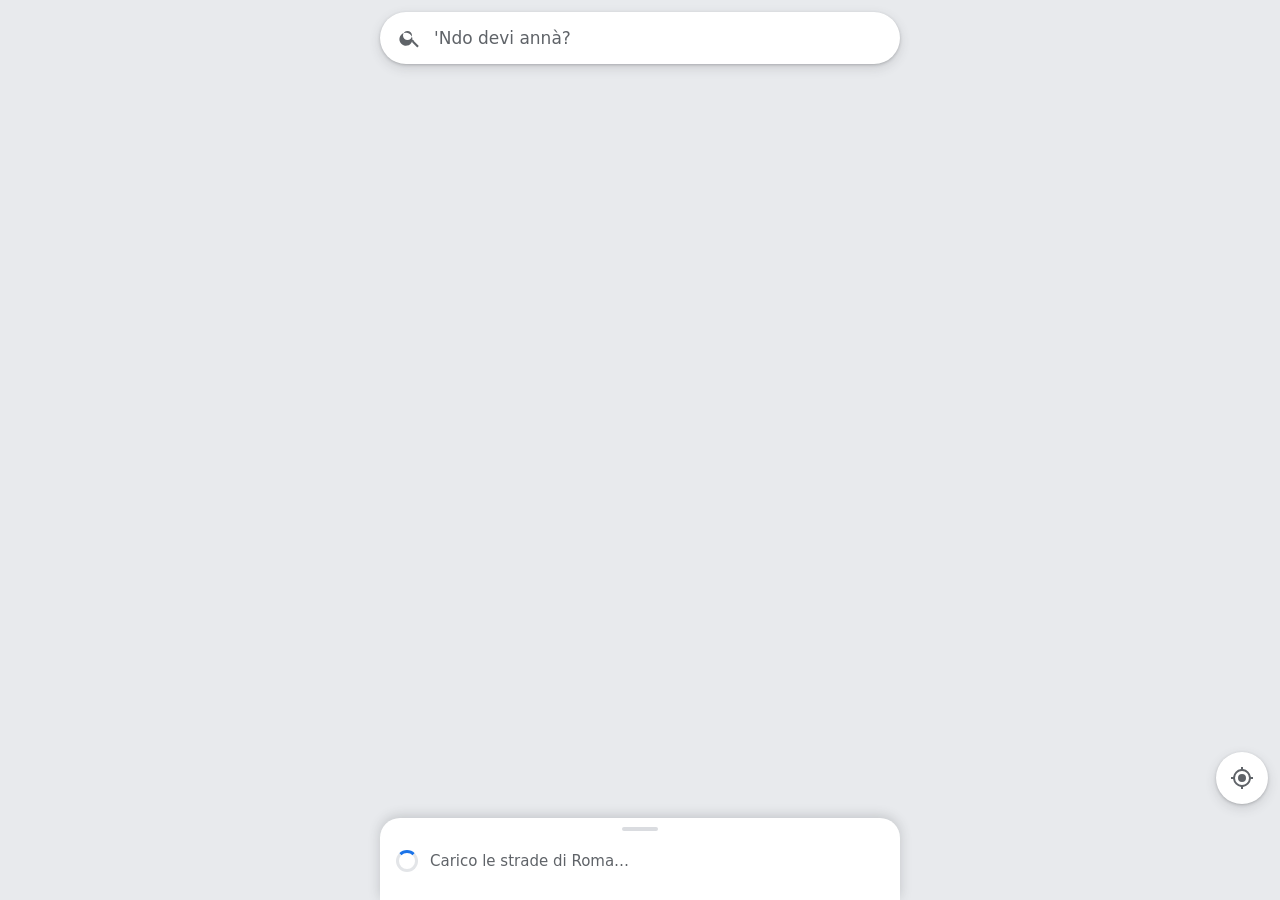
<file: docs/index.html>
<!doctype html>
<html lang="it">
<head>
<meta charset="utf-8">
<meta name="viewport" content="width=device-width, initial-scale=1, viewport-fit=cover, user-scalable=no">
<meta name="theme-color" content="#ffffff">
<meta name="mobile-web-app-capable" content="yes">
<meta name="apple-mobile-web-app-capable" content="yes">
<title>Occhio! — percorsi con meno punti critici a Roma</title>
<link rel="manifest" href="manifest.webmanifest">
<link rel="icon" href="icon.svg" type="image/svg+xml">
<link rel="stylesheet" href="vendor/maplibre-gl.css">
<link rel="preconnect" href="https://fonts.gstatic.com" crossorigin>
<link rel="stylesheet" href="https://fonts.googleapis.com/css2?family=Anton&family=Fredoka:wght@600;700&display=swap">
</head>
<body>
<div id="map"></div>

<!-- barra di ricerca (home) e riepilogo tragitto (anteprima) -->
<div id="top">
  <button id="pill" class="pill" type="button">
    <svg viewBox="0 0 24 24" class="ic"><path d="M15.5 14h-.8l-.3-.3A6.5 6.5 0 1 0 14 15.5l.3.3v.8l5 5 1.5-1.5-5-5zm-6 0a4.5 4.5 0 1 1 0-9 4.5 4.5 0 0 1 0 9z"/></svg>
    <span id="pilltext">Dove vai?</span>
  </button>
  <div id="trip" class="trip" hidden>
    <button id="tripback" class="iconbtn" type="button" aria-label="Chiudi">
      <svg viewBox="0 0 24 24" class="ic"><path d="M20 11H7.8l5.6-5.6L12 4l-8 8 8 8 1.4-1.4L7.8 13H20z"/></svg>
    </button>
    <button id="tripedit" class="tripedit" type="button">
      <span class="tl"><i class="o"></i><span id="tfrom"></span></span>
      <span class="tl"><i class="d"></i><span id="tto"></span></span>
    </button>
  </div>
</div>

<button id="locate" class="fab" type="button" aria-label="La mia posizione">
  <svg viewBox="0 0 24 24" class="ic"><path d="M12 8a4 4 0 1 0 0 8 4 4 0 0 0 0-8zm8.9 3A9 9 0 0 0 13 3.1V1h-2v2.1A9 9 0 0 0 3.100 11H1v2h2.100A9 9 0 0 0 11 20.900V23h2v-2.100A9 9 0 0 0 20.900 13H23v-2h-2.100zM12 19a7 7 0 1 1 0-14 7 7 0 0 1 0 14z"/></svg>
</button>

<!-- avviso durante il viaggio -->
<div id="navcard" hidden></div>

<!-- pannello in basso -->
<div id="sheet">
  <div id="handle"><span></span></div>
  <div id="sheetc"></div>
</div>

<!-- ricerca a tutto schermo -->
<div id="search" hidden>
  <div class="shead">
    <button id="sback" class="iconbtn" type="button" aria-label="Indietro">
      <svg viewBox="0 0 24 24" class="ic"><path d="M20 11H7.8l5.6-5.6L12 4l-8 8 8 8 1.4-1.4L7.8 13H20z"/></svg>
    </button>
    <div class="fields">
      <label class="f"><i class="o"></i><input id="ifrom" type="text" placeholder="Partenza" autocomplete="off" autocapitalize="off" spellcheck="false" enterkeyhint="search"></label>
      <label class="f"><i class="d"></i><input id="ito" type="text" placeholder="Dove vai?" autocomplete="off" autocapitalize="off" spellcheck="false" enterkeyhint="search"></label>
    </div>
    <button id="swap" class="iconbtn" type="button" aria-label="Inverti">
      <svg viewBox="0 0 24 24" class="ic"><path d="M16 17V10h-2v7h-3l4 4 4-4h-3zM9 3 5 7h3v7h2V7h3L9 3z"/></svg>
    </button>
  </div>
  <div id="results"></div>
</div>

<div id="toast" hidden></div>

<script src="vendor/maplibre-gl.js"></script>
<script>
// Il sito resta in memoria nel browser fino a 10 minuti. Per vedere subito ogni modifica,
// si chiede il numero di versione senza passare dalla memoria e lo si attacca ai file.
fetch('version.json?' + Date.now(), { cache: 'no-store' }).then(function (r) { return r.json(); })
  .catch(function () { return { v: '' }; })
  .then(function (j) {
    window.OCCHIO_V = j.v || '';
    var q = OCCHIO_V ? '?v=' + encodeURIComponent(OCCHIO_V) : '';
    var l = document.createElement('link'); l.rel = 'stylesheet'; l.href = 'style.css' + q; document.head.appendChild(l);
    var s = document.createElement('script'); s.src = 'app.js' + q; document.body.appendChild(s);
  });
</script>
</body>
</html>
</file>
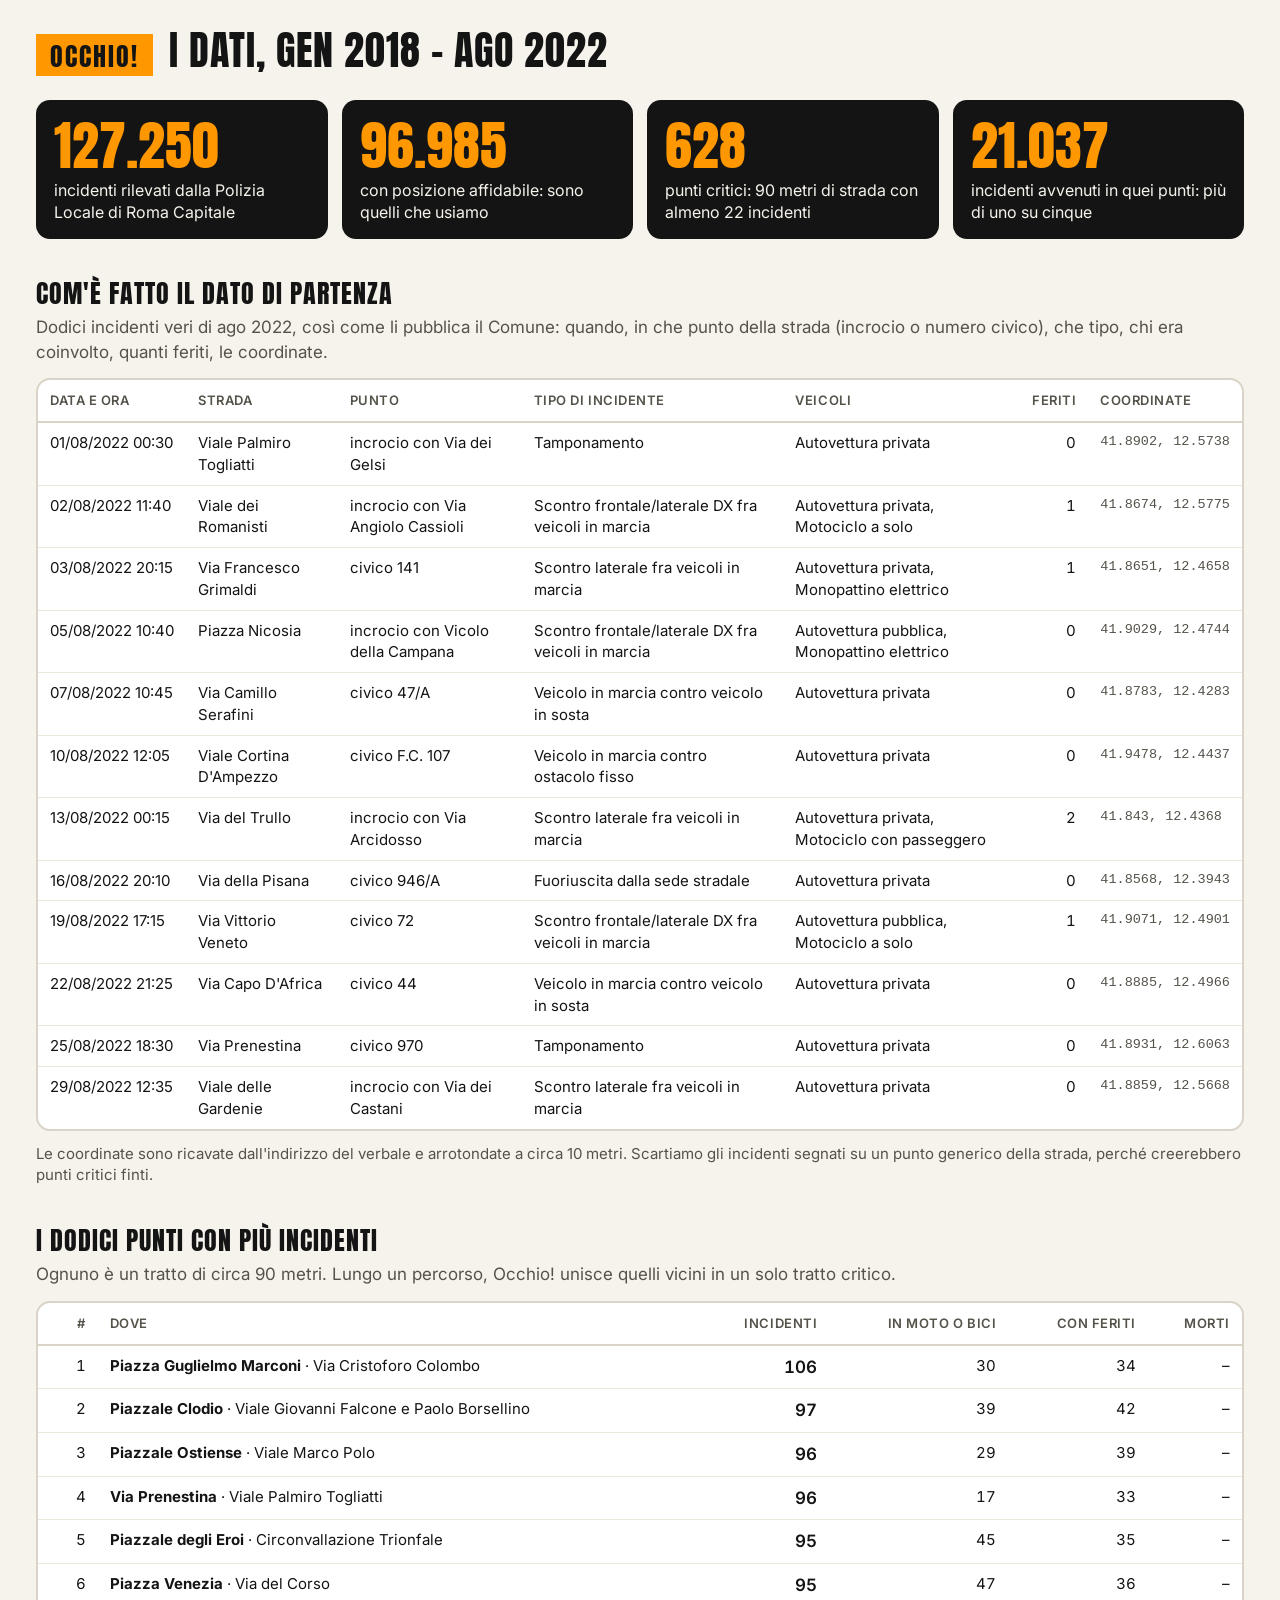
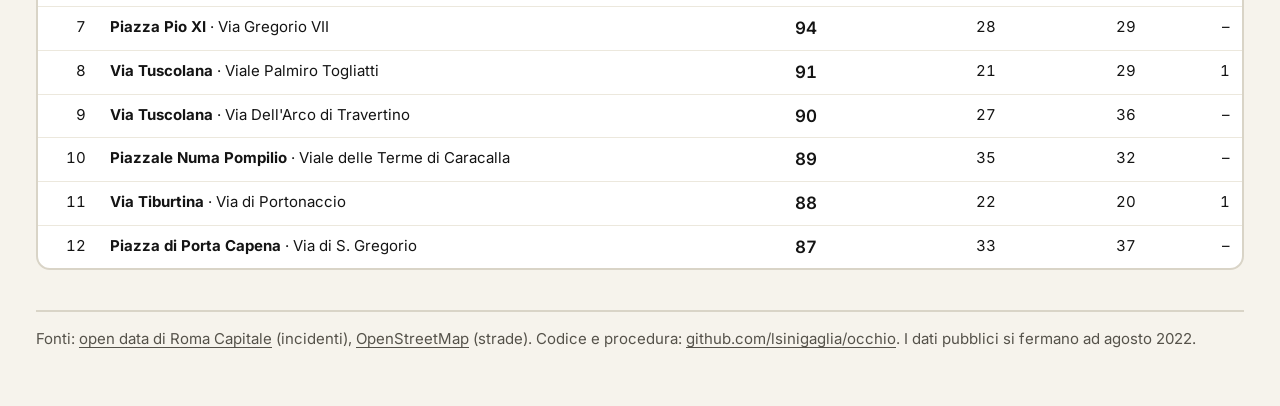
<file: docs/dati.html>
<!doctype html>
<html lang="it">
<head>
<meta charset="utf-8">
<meta name="viewport" content="width=device-width, initial-scale=1">
<title>Occhio! — i dati</title>
<link rel="icon" href="icon.svg" type="image/svg+xml">
<link rel="preconnect" href="https://fonts.gstatic.com" crossorigin>
<link rel="stylesheet" href="https://fonts.googleapis.com/css2?family=Anton&family=Inter:wght@400;600&display=swap">
<style>
:root { --ink: #141414; --paper: #F6F3EC; --orange: #FF9800; --soft: #55524A; --line: #D9D4C7; }
* { box-sizing: border-box; }
body { margin: 0; background: var(--paper); color: var(--ink); font: 400 17px/1.45 Inter, Arial, sans-serif; }
main { max-width: 1240px; margin: 0 auto; padding: 28px 16px 56px; }
header { display: flex; align-items: baseline; gap: 16px; flex-wrap: wrap; }
.tag { background: var(--orange); font: 400 26px/1 Anton, Impact, sans-serif; letter-spacing: 2px; text-transform: uppercase; padding: 9px 14px 7px; }
h1 { font: 400 40px/1.1 Anton, Impact, sans-serif; text-transform: uppercase; letter-spacing: 1px; margin: 0; }
h2 { font: 400 26px/1.15 Anton, Impact, sans-serif; text-transform: uppercase; letter-spacing: 1px; margin: 40px 0 6px; }
p.sub { margin: 0 0 14px; color: var(--soft); }
.flow { display: grid; grid-template-columns: repeat(4, 1fr); gap: 14px; margin-top: 24px; }
.step { background: var(--ink); color: var(--paper); border-radius: 14px; padding: 18px 18px 16px; }
.step .num { font: 400 54px/1 Anton, Impact, sans-serif; color: var(--orange); }
.step .what { margin-top: 8px; font-size: 16px; line-height: 1.35; }
.wrap { overflow-x: auto; background: #fff; border: 2px solid var(--line); border-radius: 14px; }
table { border-collapse: collapse; width: 100%; font-size: 15px; }
th { text-align: left; font-weight: 600; font-size: 13px; text-transform: uppercase; letter-spacing: .04em; color: var(--soft); padding: 11px 12px; border-bottom: 2px solid var(--line); white-space: nowrap; }
td { padding: 9px 12px; border-bottom: 1px solid #ECE8DD; vertical-align: top; }
tr:last-child td { border-bottom: 0; }
td.n, th.n { text-align: right; font-variant-numeric: tabular-nums; }
td.big { font-weight: 600; font-size: 17px; }
td.nw { white-space: nowrap; }
td.mono { font-family: ui-monospace, Consolas, monospace; font-size: 13.5px; color: var(--soft); }
.note { margin-top: 12px; color: var(--soft); font-size: 15px; }
a { color: inherit; text-underline-offset: 3px; }
footer { margin-top: 40px; padding-top: 16px; border-top: 2px solid var(--line); color: var(--soft); font-size: 15px; }
@media (max-width: 820px) { .flow { grid-template-columns: 1fr 1fr; } h1 { font-size: 30px; } .step .num { font-size: 40px; } }
</style>
</head>
<body>
<main>
<header><span class="tag">Occhio!</span><h1>I dati, gen 2018 – ago 2022</h1></header>

<div class="flow">
<div class="step"><div class="num">127.250</div><div class="what">incidenti rilevati dalla Polizia Locale di Roma Capitale</div></div>
<div class="step"><div class="num">96.985</div><div class="what">con posizione affidabile: sono quelli che usiamo</div></div>
<div class="step"><div class="num">628</div><div class="what">punti critici: 90 metri di strada con almeno 22 incidenti</div></div>
<div class="step"><div class="num">21.037</div><div class="what">incidenti avvenuti in quei punti: più di uno su cinque</div></div>
</div>

<h2>Com'è fatto il dato di partenza</h2>
<p class="sub">Dodici incidenti veri di ago 2022, così come li pubblica il Comune: quando, in che punto della strada (incrocio o numero civico), che tipo, chi era coinvolto, quanti feriti, le coordinate.</p>
<div class="wrap"><table>
<tr><th>Data e ora</th><th>Strada</th><th>Punto</th><th>Tipo di incidente</th><th>Veicoli</th><th class="n">Feriti</th><th>Coordinate</th></tr>
<tr><td class='nw'>01/08/2022 00:30</td><td>Viale Palmiro Togliatti</td><td>incrocio con Via dei Gelsi</td><td>Tamponamento</td><td>Autovettura privata</td><td class='n'>0</td><td class='nw mono'>41.8902, 12.5738</td></tr><tr><td class='nw'>02/08/2022 11:40</td><td>Viale dei Romanisti</td><td>incrocio con Via Angiolo Cassioli</td><td>Scontro frontale/laterale DX fra veicoli in marcia</td><td>Autovettura privata, Motociclo a solo</td><td class='n'>1</td><td class='nw mono'>41.8674, 12.5775</td></tr><tr><td class='nw'>03/08/2022 20:15</td><td>Via Francesco Grimaldi</td><td>civico 141</td><td>Scontro laterale fra veicoli in marcia</td><td>Autovettura privata, Monopattino elettrico</td><td class='n'>1</td><td class='nw mono'>41.8651, 12.4658</td></tr><tr><td class='nw'>05/08/2022 10:40</td><td>Piazza Nicosia</td><td>incrocio con Vicolo della Campana</td><td>Scontro frontale/laterale DX fra veicoli in marcia</td><td>Autovettura pubblica, Monopattino elettrico</td><td class='n'>0</td><td class='nw mono'>41.9029, 12.4744</td></tr><tr><td class='nw'>07/08/2022 10:45</td><td>Via Camillo Serafini</td><td>civico 47/A</td><td>Veicolo in marcia contro veicolo in sosta</td><td>Autovettura privata</td><td class='n'>0</td><td class='nw mono'>41.8783, 12.4283</td></tr><tr><td class='nw'>10/08/2022 12:05</td><td>Viale Cortina D&#x27;Ampezzo</td><td>civico F.C. 107</td><td>Veicolo in marcia contro ostacolo fisso</td><td>Autovettura privata</td><td class='n'>0</td><td class='nw mono'>41.9478, 12.4437</td></tr><tr><td class='nw'>13/08/2022 00:15</td><td>Via del Trullo</td><td>incrocio con Via Arcidosso</td><td>Scontro laterale fra veicoli in marcia</td><td>Autovettura privata, Motociclo con passeggero</td><td class='n'>2</td><td class='nw mono'>41.843, 12.4368</td></tr><tr><td class='nw'>16/08/2022 20:10</td><td>Via della Pisana</td><td>civico 946/A</td><td>Fuoriuscita dalla sede stradale</td><td>Autovettura privata</td><td class='n'>0</td><td class='nw mono'>41.8568, 12.3943</td></tr><tr><td class='nw'>19/08/2022 17:15</td><td>Via Vittorio Veneto</td><td>civico 72</td><td>Scontro frontale/laterale DX fra veicoli in marcia</td><td>Autovettura pubblica, Motociclo a solo</td><td class='n'>1</td><td class='nw mono'>41.9071, 12.4901</td></tr><tr><td class='nw'>22/08/2022 21:25</td><td>Via Capo D&#x27;Africa</td><td>civico 44</td><td>Veicolo in marcia contro veicolo in sosta</td><td>Autovettura privata</td><td class='n'>0</td><td class='nw mono'>41.8885, 12.4966</td></tr><tr><td class='nw'>25/08/2022 18:30</td><td>Via Prenestina</td><td>civico 970</td><td>Tamponamento</td><td>Autovettura privata</td><td class='n'>0</td><td class='nw mono'>41.8931, 12.6063</td></tr><tr><td class='nw'>29/08/2022 12:35</td><td>Viale delle Gardenie</td><td>incrocio con Via dei Castani</td><td>Scontro laterale fra veicoli in marcia</td><td>Autovettura privata</td><td class='n'>0</td><td class='nw mono'>41.8859, 12.5668</td></tr>
</table></div>
<p class="note">Le coordinate sono ricavate dall'indirizzo del verbale e arrotondate a circa 10 metri. Scartiamo gli incidenti segnati su un punto generico della strada, perché creerebbero punti critici finti.</p>

<h2>I dodici punti con più incidenti</h2>
<p class="sub">Ognuno è un tratto di circa 90 metri. Lungo un percorso, Occhio! unisce quelli vicini in un solo tratto critico.</p>
<div class="wrap"><table>
<tr><th class="n">#</th><th>Dove</th><th class="n">Incidenti</th><th class="n">In moto o bici</th><th class="n">Con feriti</th><th class="n">Morti</th></tr>
<tr><td class='n'>1</td><td><b>Piazza Guglielmo Marconi</b> · Via Cristoforo Colombo</td><td class='n big'>106</td><td class='n'>30</td><td class='n'>34</td><td class='n'>–</td></tr><tr><td class='n'>2</td><td><b>Piazzale Clodio</b> · Viale Giovanni Falcone e Paolo Borsellino</td><td class='n big'>97</td><td class='n'>39</td><td class='n'>42</td><td class='n'>–</td></tr><tr><td class='n'>3</td><td><b>Piazzale Ostiense</b> · Viale Marco Polo</td><td class='n big'>96</td><td class='n'>29</td><td class='n'>39</td><td class='n'>–</td></tr><tr><td class='n'>4</td><td><b>Via Prenestina</b> · Viale Palmiro Togliatti</td><td class='n big'>96</td><td class='n'>17</td><td class='n'>33</td><td class='n'>–</td></tr><tr><td class='n'>5</td><td><b>Piazzale degli Eroi</b> · Circonvallazione Trionfale</td><td class='n big'>95</td><td class='n'>45</td><td class='n'>35</td><td class='n'>–</td></tr><tr><td class='n'>6</td><td><b>Piazza Venezia</b> · Via del Corso</td><td class='n big'>95</td><td class='n'>47</td><td class='n'>36</td><td class='n'>–</td></tr><tr><td class='n'>7</td><td><b>Piazza Pio XI</b> · Via Gregorio VII</td><td class='n big'>94</td><td class='n'>28</td><td class='n'>29</td><td class='n'>–</td></tr><tr><td class='n'>8</td><td><b>Via Tuscolana</b> · Viale Palmiro Togliatti</td><td class='n big'>91</td><td class='n'>21</td><td class='n'>29</td><td class='n'>1</td></tr><tr><td class='n'>9</td><td><b>Via Tuscolana</b> · Via Dell&#x27;Arco di Travertino</td><td class='n big'>90</td><td class='n'>27</td><td class='n'>36</td><td class='n'>–</td></tr><tr><td class='n'>10</td><td><b>Piazzale Numa Pompilio</b> · Viale delle Terme di Caracalla</td><td class='n big'>89</td><td class='n'>35</td><td class='n'>32</td><td class='n'>–</td></tr><tr><td class='n'>11</td><td><b>Via Tiburtina</b> · Via di Portonaccio</td><td class='n big'>88</td><td class='n'>22</td><td class='n'>20</td><td class='n'>1</td></tr><tr><td class='n'>12</td><td><b>Piazza di Porta Capena</b> · Via di S. Gregorio</td><td class='n big'>87</td><td class='n'>33</td><td class='n'>37</td><td class='n'>–</td></tr>
</table></div>

<footer>Fonti: <a href="https://dati.comune.roma.it/catalog/dataset?tags=incidenti">open data di Roma Capitale</a> (incidenti), <a href="https://www.openstreetmap.org">OpenStreetMap</a> (strade). Codice e procedura: <a href="https://github.com/lsinigaglia/occhio">github.com/lsinigaglia/occhio</a>. I dati pubblici si fermano ad agosto 2022.</footer>
</main>
</body>
</html>
</file>
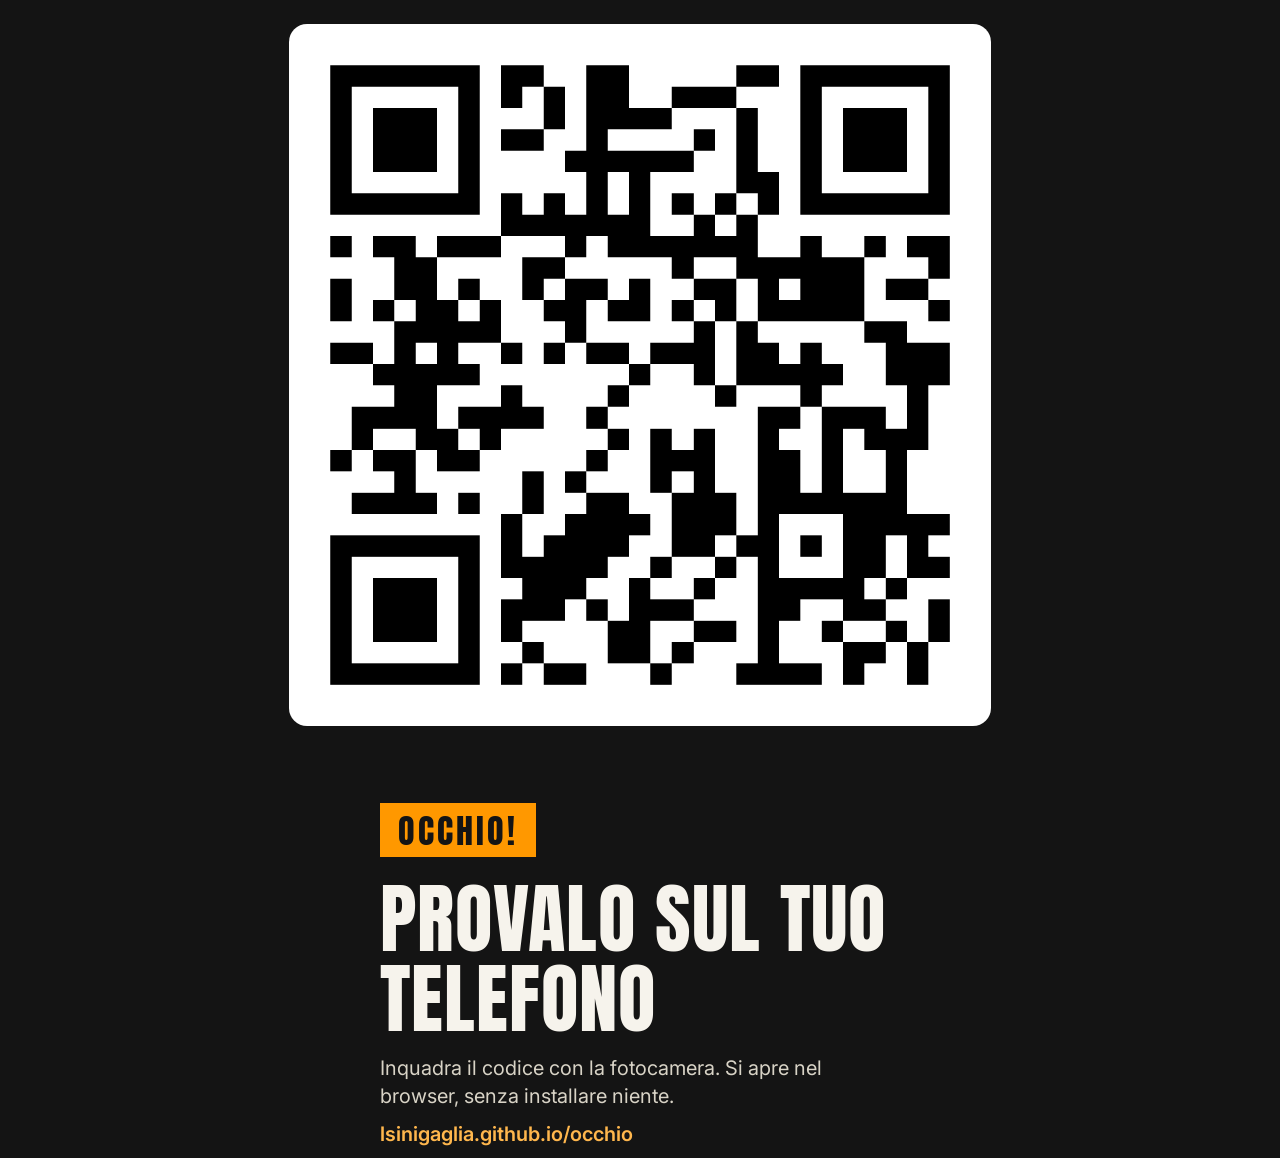
<file: docs/qr.html>
<!doctype html>
<html lang="it">
<head>
<meta charset="utf-8">
<meta name="viewport" content="width=device-width, initial-scale=1">
<title>Occhio! — provalo</title>
<link rel="icon" href="icon.svg" type="image/svg+xml">
<link rel="preconnect" href="https://fonts.gstatic.com" crossorigin>
<link rel="stylesheet" href="https://fonts.googleapis.com/css2?family=Anton&family=Inter:wght@400;600&display=swap">
<style>
* { box-sizing: border-box; }
html, body { height: 100%; margin: 0; }
body { background: #141414; color: #F6F3EC; font: 400 20px/1.4 Inter, Arial, sans-serif; display: flex; align-items: center; justify-content: center; gap: 6vw; padding: 24px 16px; flex-wrap: wrap; }
img { width: min(78vh, 86vw); height: auto; border-radius: 18px; display: block; }
.txt { max-width: 520px; }
.tag { display: inline-block; background: #FF9800; color: #141414; font: 400 34px/1 Anton, Impact, sans-serif; letter-spacing: 3px; text-transform: uppercase; padding: 11px 18px 9px; }
h1 { font: 400 clamp(40px, 6vw, 84px)/1.05 Anton, Impact, sans-serif; text-transform: uppercase; letter-spacing: 1px; margin: 22px 0 14px; }
p { margin: 0 0 10px; color: #D8D3C6; }
.url { color: #FFB74D; font-weight: 600; word-break: break-all; }
</style>
</head>
<body>
<img src="qr.png" alt="QR code che apre lsinigaglia.github.io/occhio">
<div class="txt">
<span class="tag">Occhio!</span>
<h1>Provalo sul tuo telefono</h1>
<p>Inquadra il codice con la fotocamera. Si apre nel browser, senza installare niente.</p>
<p class="url">lsinigaglia.github.io/occhio</p>
</div>
</body>
</html>
</file>
<file: docs/vendor/maplibre-gl.css>
.maplibregl-map{font:12px/20px Helvetica Neue,Arial,Helvetica,sans-serif;overflow:hidden;position:relative;-webkit-tap-highlight-color:rgb(0 0 0/0)}.maplibregl-canvas{left:0;position:absolute;top:0}.maplibregl-map:fullscreen{height:100%;width:100%}.maplibregl-ctrl-group button.maplibregl-ctrl-compass{touch-action:none}.maplibregl-canvas-container.maplibregl-interactive,.maplibregl-ctrl-group button.maplibregl-ctrl-compass{cursor:grab;-webkit-user-select:none;-moz-user-select:none;user-select:none}.maplibregl-canvas-container.maplibregl-interactive.maplibregl-track-pointer{cursor:pointer}.maplibregl-canvas-container.maplibregl-interactive:active,.maplibregl-ctrl-group button.maplibregl-ctrl-compass:active{cursor:grabbing}.maplibregl-canvas-container.maplibregl-touch-zoom-rotate,.maplibregl-canvas-container.maplibregl-touch-zoom-rotate .maplibregl-canvas{touch-action:pan-x pan-y}.maplibregl-canvas-container.maplibregl-touch-drag-pan,.maplibregl-canvas-container.maplibregl-touch-drag-pan .maplibregl-canvas{touch-action:pinch-zoom}.maplibregl-canvas-container.maplibregl-touch-zoom-rotate.maplibregl-touch-drag-pan,.maplibregl-canvas-container.maplibregl-touch-zoom-rotate.maplibregl-touch-drag-pan .maplibregl-canvas{touch-action:none}.maplibregl-canvas-container.maplibregl-touch-drag-pan.maplibregl-cooperative-gestures,.maplibregl-canvas-container.maplibregl-touch-drag-pan.maplibregl-cooperative-gestures .maplibregl-canvas{touch-action:pan-x pan-y}.maplibregl-ctrl-bottom-left,.maplibregl-ctrl-bottom-right,.maplibregl-ctrl-top-left,.maplibregl-ctrl-top-right{pointer-events:none;position:absolute;z-index:2}.maplibregl-ctrl-top-left{left:0;top:0}.maplibregl-ctrl-top-right{right:0;top:0}.maplibregl-ctrl-bottom-left{bottom:0;left:0}.maplibregl-ctrl-bottom-right{bottom:0;right:0}.maplibregl-ctrl{clear:both;pointer-events:auto;transform:translate(0)}.maplibregl-ctrl-top-left .maplibregl-ctrl{float:left;margin:10px 0 0 10px}.maplibregl-ctrl-top-right .maplibregl-ctrl{float:right;margin:10px 10px 0 0}.maplibregl-ctrl-bottom-left .maplibregl-ctrl{float:left;margin:0 0 10px 10px}.maplibregl-ctrl-bottom-right .maplibregl-ctrl{float:right;margin:0 10px 10px 0}.maplibregl-ctrl-group{background:#fff;border-radius:4px}.maplibregl-ctrl-group:not(:empty){box-shadow:0 0 0 2px rgba(0,0,0,.1)}@media (forced-colors:active){.maplibregl-ctrl-group:not(:empty){box-shadow:0 0 0 2px ButtonText}}.maplibregl-ctrl-group button{background-color:transparent;border:0;box-sizing:border-box;cursor:pointer;display:block;height:29px;outline:none;padding:0;width:29px}.maplibregl-ctrl-group button+button{border-top:1px solid #ddd}.maplibregl-ctrl button .maplibregl-ctrl-icon{background-position:50%;background-repeat:no-repeat;display:block;height:100%;width:100%}@media (forced-colors:active){.maplibregl-ctrl-icon{background-color:transparent}.maplibregl-ctrl-group button+button{border-top:1px solid ButtonText}}.maplibregl-ctrl button::-moz-focus-inner{border:0;padding:0}.maplibregl-ctrl-attrib-button:focus,.maplibregl-ctrl-group button:focus{box-shadow:0 0 2px 2px #0096ff}.maplibregl-ctrl button:disabled{cursor:not-allowed}.maplibregl-ctrl button:disabled .maplibregl-ctrl-icon{opacity:.25}.maplibregl-ctrl button:not(:disabled):hover{background-color:rgb(0 0 0/5%)}.maplibregl-ctrl-group button:focus:focus-visible{box-shadow:0 0 2px 2px #0096ff}.maplibregl-ctrl-group button:focus:not(:focus-visible){box-shadow:none}.maplibregl-ctrl-group button:focus:first-child{border-radius:4px 4px 0 0}.maplibregl-ctrl-group button:focus:last-child{border-radius:0 0 4px 4px}.maplibregl-ctrl-group button:focus:only-child{border-radius:inherit}.maplibregl-ctrl button.maplibregl-ctrl-zoom-out .maplibregl-ctrl-icon{background-image:url("data:image/svg+xml;charset=utf-8,%3Csvg xmlns='http://www.w3.org/2000/svg' width='29' height='29' fill='%23333' viewBox='0 0 29 29'%3E%3Cpath d='M10 13c-.75 0-1.5.75-1.5 1.5S9.25 16 10 16h9c.75 0 1.5-.75 1.5-1.5S19.75 13 19 13z'/%3E%3C/svg%3E")}.maplibregl-ctrl button.maplibregl-ctrl-zoom-in .maplibregl-ctrl-icon{background-image:url("data:image/svg+xml;charset=utf-8,%3Csvg xmlns='http://www.w3.org/2000/svg' width='29' height='29' fill='%23333' viewBox='0 0 29 29'%3E%3Cpath d='M14.5 8.5c-.75 0-1.5.75-1.5 1.5v3h-3c-.75 0-1.5.75-1.5 1.5S9.25 16 10 16h3v3c0 .75.75 1.5 1.5 1.5S16 19.75 16 19v-3h3c.75 0 1.5-.75 1.5-1.5S19.75 13 19 13h-3v-3c0-.75-.75-1.5-1.5-1.5'/%3E%3C/svg%3E")}@media (forced-colors:active){.maplibregl-ctrl button.maplibregl-ctrl-zoom-out .maplibregl-ctrl-icon{background-image:url("data:image/svg+xml;charset=utf-8,%3Csvg xmlns='http://www.w3.org/2000/svg' width='29' height='29' fill='%23fff' viewBox='0 0 29 29'%3E%3Cpath d='M10 13c-.75 0-1.5.75-1.5 1.5S9.25 16 10 16h9c.75 0 1.5-.75 1.5-1.5S19.75 13 19 13z'/%3E%3C/svg%3E")}.maplibregl-ctrl button.maplibregl-ctrl-zoom-in .maplibregl-ctrl-icon{background-image:url("data:image/svg+xml;charset=utf-8,%3Csvg xmlns='http://www.w3.org/2000/svg' width='29' height='29' fill='%23fff' viewBox='0 0 29 29'%3E%3Cpath d='M14.5 8.5c-.75 0-1.5.75-1.5 1.5v3h-3c-.75 0-1.5.75-1.5 1.5S9.25 16 10 16h3v3c0 .75.75 1.5 1.5 1.5S16 19.75 16 19v-3h3c.75 0 1.5-.75 1.5-1.5S19.75 13 19 13h-3v-3c0-.75-.75-1.5-1.5-1.5'/%3E%3C/svg%3E")}}@media (forced-colors:active) and (prefers-color-scheme:light){.maplibregl-ctrl button.maplibregl-ctrl-zoom-out .maplibregl-ctrl-icon{background-image:url("data:image/svg+xml;charset=utf-8,%3Csvg xmlns='http://www.w3.org/2000/svg' width='29' height='29' viewBox='0 0 29 29'%3E%3Cpath d='M10 13c-.75 0-1.5.75-1.5 1.5S9.25 16 10 16h9c.75 0 1.5-.75 1.5-1.5S19.75 13 19 13z'/%3E%3C/svg%3E")}.maplibregl-ctrl button.maplibregl-ctrl-zoom-in .maplibregl-ctrl-icon{background-image:url("data:image/svg+xml;charset=utf-8,%3Csvg xmlns='http://www.w3.org/2000/svg' width='29' height='29' viewBox='0 0 29 29'%3E%3Cpath d='M14.5 8.5c-.75 0-1.5.75-1.5 1.5v3h-3c-.75 0-1.5.75-1.5 1.5S9.25 16 10 16h3v3c0 .75.75 1.5 1.5 1.5S16 19.75 16 19v-3h3c.75 0 1.5-.75 1.5-1.5S19.75 13 19 13h-3v-3c0-.75-.75-1.5-1.5-1.5'/%3E%3C/svg%3E")}}.maplibregl-ctrl button.maplibregl-ctrl-fullscreen .maplibregl-ctrl-icon{background-image:url("data:image/svg+xml;charset=utf-8,%3Csvg xmlns='http://www.w3.org/2000/svg' width='29' height='29' fill='%23333' viewBox='0 0 29 29'%3E%3Cpath d='M24 16v5.5c0 1.75-.75 2.5-2.5 2.5H16v-1l3-1.5-4-5.5 1-1 5.5 4 1.5-3zM6 16l1.5 3 5.5-4 1 1-4 5.5 3 1.5v1H7.5C5.75 24 5 23.25 5 21.5V16zm7-11v1l-3 1.5 4 5.5-1 1-5.5-4L6 13H5V7.5C5 5.75 5.75 5 7.5 5zm11 2.5c0-1.75-.75-2.5-2.5-2.5H16v1l3 1.5-4 5.5 1 1 5.5-4 1.5 3h1z'/%3E%3C/svg%3E")}.maplibregl-ctrl button.maplibregl-ctrl-shrink .maplibregl-ctrl-icon{background-image:url("data:image/svg+xml;charset=utf-8,%3Csvg xmlns='http://www.w3.org/2000/svg' width='29' height='29' viewBox='0 0 29 29'%3E%3Cpath d='M18.5 16c-1.75 0-2.5.75-2.5 2.5V24h1l1.5-3 5.5 4 1-1-4-5.5 3-1.5v-1zM13 18.5c0-1.75-.75-2.5-2.5-2.5H5v1l3 1.5L4 24l1 1 5.5-4 1.5 3h1zm3-8c0 1.75.75 2.5 2.5 2.5H24v-1l-3-1.5L25 5l-1-1-5.5 4L17 5h-1zM10.5 13c1.75 0 2.5-.75 2.5-2.5V5h-1l-1.5 3L5 4 4 5l4 5.5L5 12v1z'/%3E%3C/svg%3E")}@media (forced-colors:active){.maplibregl-ctrl button.maplibregl-ctrl-fullscreen .maplibregl-ctrl-icon{background-image:url("data:image/svg+xml;charset=utf-8,%3Csvg xmlns='http://www.w3.org/2000/svg' width='29' height='29' fill='%23fff' viewBox='0 0 29 29'%3E%3Cpath d='M24 16v5.5c0 1.75-.75 2.5-2.5 2.5H16v-1l3-1.5-4-5.5 1-1 5.5 4 1.5-3zM6 16l1.5 3 5.5-4 1 1-4 5.5 3 1.5v1H7.5C5.75 24 5 23.25 5 21.5V16zm7-11v1l-3 1.5 4 5.5-1 1-5.5-4L6 13H5V7.5C5 5.75 5.75 5 7.5 5zm11 2.5c0-1.75-.75-2.5-2.5-2.5H16v1l3 1.5-4 5.5 1 1 5.5-4 1.5 3h1z'/%3E%3C/svg%3E")}.maplibregl-ctrl button.maplibregl-ctrl-shrink .maplibregl-ctrl-icon{background-image:url("data:image/svg+xml;charset=utf-8,%3Csvg xmlns='http://www.w3.org/2000/svg' width='29' height='29' fill='%23fff' viewBox='0 0 29 29'%3E%3Cpath d='M18.5 16c-1.75 0-2.5.75-2.5 2.5V24h1l1.5-3 5.5 4 1-1-4-5.5 3-1.5v-1zM13 18.5c0-1.75-.75-2.5-2.5-2.5H5v1l3 1.5L4 24l1 1 5.5-4 1.5 3h1zm3-8c0 1.75.75 2.5 2.5 2.5H24v-1l-3-1.5L25 5l-1-1-5.5 4L17 5h-1zM10.5 13c1.75 0 2.5-.75 2.5-2.5V5h-1l-1.5 3L5 4 4 5l4 5.5L5 12v1z'/%3E%3C/svg%3E")}}@media (forced-colors:active) and (prefers-color-scheme:light){.maplibregl-ctrl button.maplibregl-ctrl-fullscreen .maplibregl-ctrl-icon{background-image:url("data:image/svg+xml;charset=utf-8,%3Csvg xmlns='http://www.w3.org/2000/svg' width='29' height='29' viewBox='0 0 29 29'%3E%3Cpath d='M24 16v5.5c0 1.75-.75 2.5-2.5 2.5H16v-1l3-1.5-4-5.5 1-1 5.5 4 1.5-3zM6 16l1.5 3 5.5-4 1 1-4 5.5 3 1.5v1H7.5C5.75 24 5 23.25 5 21.5V16zm7-11v1l-3 1.5 4 5.5-1 1-5.5-4L6 13H5V7.5C5 5.75 5.75 5 7.5 5zm11 2.5c0-1.75-.75-2.5-2.5-2.5H16v1l3 1.5-4 5.5 1 1 5.5-4 1.5 3h1z'/%3E%3C/svg%3E")}.maplibregl-ctrl button.maplibregl-ctrl-shrink .maplibregl-ctrl-icon{background-image:url("data:image/svg+xml;charset=utf-8,%3Csvg xmlns='http://www.w3.org/2000/svg' width='29' height='29' viewBox='0 0 29 29'%3E%3Cpath d='M18.5 16c-1.75 0-2.5.75-2.5 2.5V24h1l1.5-3 5.5 4 1-1-4-5.5 3-1.5v-1zM13 18.5c0-1.75-.75-2.5-2.5-2.5H5v1l3 1.5L4 24l1 1 5.5-4 1.5 3h1zm3-8c0 1.75.75 2.5 2.5 2.5H24v-1l-3-1.5L25 5l-1-1-5.5 4L17 5h-1zM10.5 13c1.75 0 2.5-.75 2.5-2.5V5h-1l-1.5 3L5 4 4 5l4 5.5L5 12v1z'/%3E%3C/svg%3E")}}.maplibregl-ctrl button.maplibregl-ctrl-compass .maplibregl-ctrl-icon{background-image:url("data:image/svg+xml;charset=utf-8,%3Csvg xmlns='http://www.w3.org/2000/svg' width='29' height='29' fill='%23333' viewBox='0 0 29 29'%3E%3Cpath d='m10.5 14 4-8 4 8z'/%3E%3Cpath fill='%23ccc' d='m10.5 16 4 8 4-8z'/%3E%3C/svg%3E")}@media (forced-colors:active){.maplibregl-ctrl button.maplibregl-ctrl-compass .maplibregl-ctrl-icon{background-image:url("data:image/svg+xml;charset=utf-8,%3Csvg xmlns='http://www.w3.org/2000/svg' width='29' height='29' fill='%23fff' viewBox='0 0 29 29'%3E%3Cpath d='m10.5 14 4-8 4 8z'/%3E%3Cpath fill='%23ccc' d='m10.5 16 4 8 4-8z'/%3E%3C/svg%3E")}}@media (forced-colors:active) and (prefers-color-scheme:light){.maplibregl-ctrl button.maplibregl-ctrl-compass .maplibregl-ctrl-icon{background-image:url("data:image/svg+xml;charset=utf-8,%3Csvg xmlns='http://www.w3.org/2000/svg' width='29' height='29' viewBox='0 0 29 29'%3E%3Cpath d='m10.5 14 4-8 4 8z'/%3E%3Cpath fill='%23ccc' d='m10.5 16 4 8 4-8z'/%3E%3C/svg%3E")}}.maplibregl-ctrl button.maplibregl-ctrl-terrain .maplibregl-ctrl-icon{background-image:url("data:image/svg+xml;charset=utf-8,%3Csvg xmlns='http://www.w3.org/2000/svg' width='22' height='22' fill='%23333' viewBox='0 0 22 22'%3E%3Cpath d='m1.754 13.406 4.453-4.851 3.09 3.09 3.281 3.277.969-.969-3.309-3.312 3.844-4.121 6.148 6.886h1.082v-.855l-7.207-8.07-4.84 5.187L6.169 6.57l-5.48 5.965v.871ZM.688 16.844h20.625v1.375H.688Zm0 0'/%3E%3C/svg%3E")}.maplibregl-ctrl button.maplibregl-ctrl-terrain-enabled .maplibregl-ctrl-icon{background-image:url("data:image/svg+xml;charset=utf-8,%3Csvg xmlns='http://www.w3.org/2000/svg' width='22' height='22' fill='%2333b5e5' viewBox='0 0 22 22'%3E%3Cpath d='m1.754 13.406 4.453-4.851 3.09 3.09 3.281 3.277.969-.969-3.309-3.312 3.844-4.121 6.148 6.886h1.082v-.855l-7.207-8.07-4.84 5.187L6.169 6.57l-5.48 5.965v.871ZM.688 16.844h20.625v1.375H.688Zm0 0'/%3E%3C/svg%3E")}.maplibregl-ctrl button.maplibregl-ctrl-geolocate .maplibregl-ctrl-icon{background-image:url("data:image/svg+xml;charset=utf-8,%3Csvg xmlns='http://www.w3.org/2000/svg' width='29' height='29' fill='%23333' viewBox='0 0 20 20'%3E%3Cpath d='M10 4C9 4 9 5 9 5v.1A5 5 0 0 0 5.1 9H5s-1 0-1 1 1 1 1 1h.1A5 5 0 0 0 9 14.9v.1s0 1 1 1 1-1 1-1v-.1a5 5 0 0 0 3.9-3.9h.1s1 0 1-1-1-1-1-1h-.1A5 5 0 0 0 11 5.1V5s0-1-1-1m0 2.5a3.5 3.5 0 1 1 0 7 3.5 3.5 0 1 1 0-7'/%3E%3Ccircle cx='10' cy='10' r='2'/%3E%3C/svg%3E")}.maplibregl-ctrl button.maplibregl-ctrl-geolocate:disabled .maplibregl-ctrl-icon{background-image:url("data:image/svg+xml;charset=utf-8,%3Csvg xmlns='http://www.w3.org/2000/svg' width='29' height='29' fill='%23aaa' viewBox='0 0 20 20'%3E%3Cpath d='M10 4C9 4 9 5 9 5v.1A5 5 0 0 0 5.1 9H5s-1 0-1 1 1 1 1 1h.1A5 5 0 0 0 9 14.9v.1s0 1 1 1 1-1 1-1v-.1a5 5 0 0 0 3.9-3.9h.1s1 0 1-1-1-1-1-1h-.1A5 5 0 0 0 11 5.1V5s0-1-1-1m0 2.5a3.5 3.5 0 1 1 0 7 3.5 3.5 0 1 1 0-7'/%3E%3Ccircle cx='10' cy='10' r='2'/%3E%3Cpath fill='red' d='m14 5 1 1-9 9-1-1z'/%3E%3C/svg%3E")}.maplibregl-ctrl button.maplibregl-ctrl-geolocate.maplibregl-ctrl-geolocate-active .maplibregl-ctrl-icon{background-image:url("data:image/svg+xml;charset=utf-8,%3Csvg xmlns='http://www.w3.org/2000/svg' width='29' height='29' fill='%2333b5e5' viewBox='0 0 20 20'%3E%3Cpath d='M10 4C9 4 9 5 9 5v.1A5 5 0 0 0 5.1 9H5s-1 0-1 1 1 1 1 1h.1A5 5 0 0 0 9 14.9v.1s0 1 1 1 1-1 1-1v-.1a5 5 0 0 0 3.9-3.9h.1s1 0 1-1-1-1-1-1h-.1A5 5 0 0 0 11 5.1V5s0-1-1-1m0 2.5a3.5 3.5 0 1 1 0 7 3.5 3.5 0 1 1 0-7'/%3E%3Ccircle cx='10' cy='10' r='2'/%3E%3C/svg%3E")}.maplibregl-ctrl button.maplibregl-ctrl-geolocate.maplibregl-ctrl-geolocate-active-error .maplibregl-ctrl-icon{background-image:url("data:image/svg+xml;charset=utf-8,%3Csvg xmlns='http://www.w3.org/2000/svg' width='29' height='29' fill='%23e58978' viewBox='0 0 20 20'%3E%3Cpath d='M10 4C9 4 9 5 9 5v.1A5 5 0 0 0 5.1 9H5s-1 0-1 1 1 1 1 1h.1A5 5 0 0 0 9 14.9v.1s0 1 1 1 1-1 1-1v-.1a5 5 0 0 0 3.9-3.9h.1s1 0 1-1-1-1-1-1h-.1A5 5 0 0 0 11 5.1V5s0-1-1-1m0 2.5a3.5 3.5 0 1 1 0 7 3.5 3.5 0 1 1 0-7'/%3E%3Ccircle cx='10' cy='10' r='2'/%3E%3C/svg%3E")}.maplibregl-ctrl button.maplibregl-ctrl-geolocate.maplibregl-ctrl-geolocate-background .maplibregl-ctrl-icon{background-image:url("data:image/svg+xml;charset=utf-8,%3Csvg xmlns='http://www.w3.org/2000/svg' width='29' height='29' fill='%2333b5e5' viewBox='0 0 20 20'%3E%3Cpath d='M10 4C9 4 9 5 9 5v.1A5 5 0 0 0 5.1 9H5s-1 0-1 1 1 1 1 1h.1A5 5 0 0 0 9 14.9v.1s0 1 1 1 1-1 1-1v-.1a5 5 0 0 0 3.9-3.9h.1s1 0 1-1-1-1-1-1h-.1A5 5 0 0 0 11 5.1V5s0-1-1-1m0 2.5a3.5 3.5 0 1 1 0 7 3.5 3.5 0 1 1 0-7'/%3E%3C/svg%3E")}.maplibregl-ctrl button.maplibregl-ctrl-geolocate.maplibregl-ctrl-geolocate-background-error .maplibregl-ctrl-icon{background-image:url("data:image/svg+xml;charset=utf-8,%3Csvg xmlns='http://www.w3.org/2000/svg' width='29' height='29' fill='%23e54e33' viewBox='0 0 20 20'%3E%3Cpath d='M10 4C9 4 9 5 9 5v.1A5 5 0 0 0 5.1 9H5s-1 0-1 1 1 1 1 1h.1A5 5 0 0 0 9 14.9v.1s0 1 1 1 1-1 1-1v-.1a5 5 0 0 0 3.9-3.9h.1s1 0 1-1-1-1-1-1h-.1A5 5 0 0 0 11 5.1V5s0-1-1-1m0 2.5a3.5 3.5 0 1 1 0 7 3.5 3.5 0 1 1 0-7'/%3E%3C/svg%3E")}.maplibregl-ctrl button.maplibregl-ctrl-geolocate.maplibregl-ctrl-geolocate-waiting .maplibregl-ctrl-icon{animation:maplibregl-spin 2s linear infinite}@media (forced-colors:active){.maplibregl-ctrl button.maplibregl-ctrl-geolocate .maplibregl-ctrl-icon{background-image:url("data:image/svg+xml;charset=utf-8,%3Csvg xmlns='http://www.w3.org/2000/svg' width='29' height='29' fill='%23fff' viewBox='0 0 20 20'%3E%3Cpath d='M10 4C9 4 9 5 9 5v.1A5 5 0 0 0 5.1 9H5s-1 0-1 1 1 1 1 1h.1A5 5 0 0 0 9 14.9v.1s0 1 1 1 1-1 1-1v-.1a5 5 0 0 0 3.9-3.9h.1s1 0 1-1-1-1-1-1h-.1A5 5 0 0 0 11 5.1V5s0-1-1-1m0 2.5a3.5 3.5 0 1 1 0 7 3.5 3.5 0 1 1 0-7'/%3E%3Ccircle cx='10' cy='10' r='2'/%3E%3C/svg%3E")}.maplibregl-ctrl button.maplibregl-ctrl-geolocate:disabled .maplibregl-ctrl-icon{background-image:url("data:image/svg+xml;charset=utf-8,%3Csvg xmlns='http://www.w3.org/2000/svg' width='29' height='29' fill='%23999' viewBox='0 0 20 20'%3E%3Cpath d='M10 4C9 4 9 5 9 5v.1A5 5 0 0 0 5.1 9H5s-1 0-1 1 1 1 1 1h.1A5 5 0 0 0 9 14.9v.1s0 1 1 1 1-1 1-1v-.1a5 5 0 0 0 3.9-3.9h.1s1 0 1-1-1-1-1-1h-.1A5 5 0 0 0 11 5.1V5s0-1-1-1m0 2.5a3.5 3.5 0 1 1 0 7 3.5 3.5 0 1 1 0-7'/%3E%3Ccircle cx='10' cy='10' r='2'/%3E%3Cpath fill='red' d='m14 5 1 1-9 9-1-1z'/%3E%3C/svg%3E")}.maplibregl-ctrl button.maplibregl-ctrl-geolocate.maplibregl-ctrl-geolocate-active .maplibregl-ctrl-icon{background-image:url("data:image/svg+xml;charset=utf-8,%3Csvg xmlns='http://www.w3.org/2000/svg' width='29' height='29' fill='%2333b5e5' viewBox='0 0 20 20'%3E%3Cpath d='M10 4C9 4 9 5 9 5v.1A5 5 0 0 0 5.1 9H5s-1 0-1 1 1 1 1 1h.1A5 5 0 0 0 9 14.9v.1s0 1 1 1 1-1 1-1v-.1a5 5 0 0 0 3.9-3.9h.1s1 0 1-1-1-1-1-1h-.1A5 5 0 0 0 11 5.1V5s0-1-1-1m0 2.5a3.5 3.5 0 1 1 0 7 3.5 3.5 0 1 1 0-7'/%3E%3Ccircle cx='10' cy='10' r='2'/%3E%3C/svg%3E")}.maplibregl-ctrl button.maplibregl-ctrl-geolocate.maplibregl-ctrl-geolocate-active-error .maplibregl-ctrl-icon{background-image:url("data:image/svg+xml;charset=utf-8,%3Csvg xmlns='http://www.w3.org/2000/svg' width='29' height='29' fill='%23e58978' viewBox='0 0 20 20'%3E%3Cpath d='M10 4C9 4 9 5 9 5v.1A5 5 0 0 0 5.1 9H5s-1 0-1 1 1 1 1 1h.1A5 5 0 0 0 9 14.9v.1s0 1 1 1 1-1 1-1v-.1a5 5 0 0 0 3.9-3.9h.1s1 0 1-1-1-1-1-1h-.1A5 5 0 0 0 11 5.1V5s0-1-1-1m0 2.5a3.5 3.5 0 1 1 0 7 3.5 3.5 0 1 1 0-7'/%3E%3Ccircle cx='10' cy='10' r='2'/%3E%3C/svg%3E")}.maplibregl-ctrl button.maplibregl-ctrl-geolocate.maplibregl-ctrl-geolocate-background .maplibregl-ctrl-icon{background-image:url("data:image/svg+xml;charset=utf-8,%3Csvg xmlns='http://www.w3.org/2000/svg' width='29' height='29' fill='%2333b5e5' viewBox='0 0 20 20'%3E%3Cpath d='M10 4C9 4 9 5 9 5v.1A5 5 0 0 0 5.1 9H5s-1 0-1 1 1 1 1 1h.1A5 5 0 0 0 9 14.9v.1s0 1 1 1 1-1 1-1v-.1a5 5 0 0 0 3.9-3.9h.1s1 0 1-1-1-1-1-1h-.1A5 5 0 0 0 11 5.1V5s0-1-1-1m0 2.5a3.5 3.5 0 1 1 0 7 3.5 3.5 0 1 1 0-7'/%3E%3C/svg%3E")}.maplibregl-ctrl button.maplibregl-ctrl-geolocate.maplibregl-ctrl-geolocate-background-error .maplibregl-ctrl-icon{background-image:url("data:image/svg+xml;charset=utf-8,%3Csvg xmlns='http://www.w3.org/2000/svg' width='29' height='29' fill='%23e54e33' viewBox='0 0 20 20'%3E%3Cpath d='M10 4C9 4 9 5 9 5v.1A5 5 0 0 0 5.1 9H5s-1 0-1 1 1 1 1 1h.1A5 5 0 0 0 9 14.9v.1s0 1 1 1 1-1 1-1v-.1a5 5 0 0 0 3.9-3.9h.1s1 0 1-1-1-1-1-1h-.1A5 5 0 0 0 11 5.1V5s0-1-1-1m0 2.5a3.5 3.5 0 1 1 0 7 3.5 3.5 0 1 1 0-7'/%3E%3C/svg%3E")}}@media (forced-colors:active) and (prefers-color-scheme:light){.maplibregl-ctrl button.maplibregl-ctrl-geolocate .maplibregl-ctrl-icon{background-image:url("data:image/svg+xml;charset=utf-8,%3Csvg xmlns='http://www.w3.org/2000/svg' width='29' height='29' viewBox='0 0 20 20'%3E%3Cpath d='M10 4C9 4 9 5 9 5v.1A5 5 0 0 0 5.1 9H5s-1 0-1 1 1 1 1 1h.1A5 5 0 0 0 9 14.9v.1s0 1 1 1 1-1 1-1v-.1a5 5 0 0 0 3.9-3.9h.1s1 0 1-1-1-1-1-1h-.1A5 5 0 0 0 11 5.1V5s0-1-1-1m0 2.5a3.5 3.5 0 1 1 0 7 3.5 3.5 0 1 1 0-7'/%3E%3Ccircle cx='10' cy='10' r='2'/%3E%3C/svg%3E")}.maplibregl-ctrl button.maplibregl-ctrl-geolocate:disabled .maplibregl-ctrl-icon{background-image:url("data:image/svg+xml;charset=utf-8,%3Csvg xmlns='http://www.w3.org/2000/svg' width='29' height='29' fill='%23666' viewBox='0 0 20 20'%3E%3Cpath d='M10 4C9 4 9 5 9 5v.1A5 5 0 0 0 5.1 9H5s-1 0-1 1 1 1 1 1h.1A5 5 0 0 0 9 14.9v.1s0 1 1 1 1-1 1-1v-.1a5 5 0 0 0 3.9-3.9h.1s1 0 1-1-1-1-1-1h-.1A5 5 0 0 0 11 5.1V5s0-1-1-1m0 2.5a3.5 3.5 0 1 1 0 7 3.5 3.5 0 1 1 0-7'/%3E%3Ccircle cx='10' cy='10' r='2'/%3E%3Cpath fill='red' d='m14 5 1 1-9 9-1-1z'/%3E%3C/svg%3E")}}@keyframes maplibregl-spin{0%{transform:rotate(0deg)}to{transform:rotate(1turn)}}a.maplibregl-ctrl-logo{background-image:url("data:image/svg+xml;charset=utf-8,%3Csvg xmlns='http://www.w3.org/2000/svg' width='88' height='23' fill='none'%3E%3Cpath fill='%23000' fill-opacity='.4' fill-rule='evenodd' d='M17.408 16.796h-1.827l2.501-12.095h.198l3.324 6.533.988 2.19.988-2.19 3.258-6.533h.181l2.6 12.095h-1.81l-1.218-5.644-.362-1.71-.658 1.71-2.929 5.644h-.098l-2.914-5.644-.757-1.71-.345 1.71zm1.958-3.42-.726 3.663a1.255 1.255 0 0 1-1.232 1.011h-1.827a1.255 1.255 0 0 1-1.229-1.509l2.501-12.095a1.255 1.255 0 0 1 1.23-1.001h.197a1.25 1.25 0 0 1 1.12.685l3.19 6.273 3.125-6.263a1.25 1.25 0 0 1 1.123-.695h.181a1.255 1.255 0 0 1 1.227.991l1.443 6.71a5 5 0 0 1 .314-.787l.009-.016a4.6 4.6 0 0 1 1.777-1.887c.782-.46 1.668-.667 2.611-.667a4.6 4.6 0 0 1 1.7.32l.306.134c.21-.16.474-.256.759-.256h1.694a1.255 1.255 0 0 1 1.212.925 1.255 1.255 0 0 1 1.212-.925h1.711c.284 0 .545.094.755.252.613-.3 1.312-.45 2.075-.45 1.356 0 2.557.445 3.482 1.4q.47.48.763 1.064V4.701a1.255 1.255 0 0 1 1.255-1.255h1.86A1.255 1.255 0 0 1 54.44 4.7v9.194h2.217c.19 0 .37.043.532.118v-4.77c0-.356.147-.678.385-.906a2.42 2.42 0 0 1-.682-1.71c0-.665.267-1.253.735-1.7a2.45 2.45 0 0 1 1.722-.674 2.43 2.43 0 0 1 1.705.675q.318.302.504.683V4.7a1.255 1.255 0 0 1 1.255-1.255h1.744A1.255 1.255 0 0 1 65.812 4.7v3.335a4.8 4.8 0 0 1 1.526-.246c.938 0 1.817.214 2.59.69a4.47 4.47 0 0 1 1.67 1.743v-.98a1.255 1.255 0 0 1 1.256-1.256h1.777c.233 0 .451.064.639.174a3.4 3.4 0 0 1 1.567-.372c.346 0 .861.02 1.285.232a1.25 1.25 0 0 1 .689 1.004 4.7 4.7 0 0 1 .853-.588c.795-.44 1.675-.647 2.61-.647 1.385 0 2.65.39 3.525 1.396.836.938 1.168 2.173 1.168 3.528q-.001.515-.056 1.051a1.255 1.255 0 0 1-.947 1.09l.408.952a1.255 1.255 0 0 1-.477 1.552c-.418.268-.92.463-1.458.612-.613.171-1.304.244-2.049.244-1.06 0-2.043-.207-2.886-.698l-.015-.008c-.798-.48-1.419-1.135-1.818-1.963l-.004-.008a5.8 5.8 0 0 1-.548-2.512q0-.429.053-.843a1.3 1.3 0 0 1-.333-.086l-.166-.004c-.223 0-.426.062-.643.228-.03.024-.142.139-.142.59v3.883a1.255 1.255 0 0 1-1.256 1.256h-1.777a1.255 1.255 0 0 1-1.256-1.256V15.69l-.032.057a4.8 4.8 0 0 1-1.86 1.833 5.04 5.04 0 0 1-2.484.634 4.5 4.5 0 0 1-1.935-.424 1.25 1.25 0 0 1-.764.258h-1.71a1.255 1.255 0 0 1-1.256-1.255V7.687a2.4 2.4 0 0 1-.428.625c.253.23.412.561.412.93v7.553a1.255 1.255 0 0 1-1.256 1.255h-1.843a1.25 1.25 0 0 1-.894-.373c-.228.23-.544.373-.894.373H51.32a1.255 1.255 0 0 1-1.256-1.255v-1.251l-.061.117a4.7 4.7 0 0 1-1.782 1.884 4.77 4.77 0 0 1-2.485.67 5.6 5.6 0 0 1-1.485-.188l.009 2.764a1.255 1.255 0 0 1-1.255 1.259h-1.729a1.255 1.255 0 0 1-1.255-1.255v-3.537a1.255 1.255 0 0 1-1.167.793h-1.679a1.25 1.25 0 0 1-.77-.263 4.5 4.5 0 0 1-1.945.429c-.885 0-1.724-.21-2.495-.632l-.017-.01a5 5 0 0 1-1.081-.836 1.255 1.255 0 0 1-1.254 1.312h-1.81a1.255 1.255 0 0 1-1.228-.99l-.782-3.625-2.044 3.939a1.25 1.25 0 0 1-1.115.676h-.098a1.25 1.25 0 0 1-1.116-.68l-2.061-3.994zM35.92 16.63l.207-.114.223-.15q.493-.356.735-.785l.061-.118.033 1.332h1.678V9.242h-1.694l-.033 1.267q-.133-.329-.526-.658l-.032-.028a3.2 3.2 0 0 0-.668-.428l-.27-.12a3.3 3.3 0 0 0-1.235-.23q-1.136-.001-1.974.493a3.36 3.36 0 0 0-1.3 1.382q-.445.89-.444 2.074 0 1.2.51 2.107a3.8 3.8 0 0 0 1.382 1.381 3.9 3.9 0 0 0 1.893.477q.795 0 1.455-.33zm-2.789-5.38q-.576.675-.575 1.762 0 1.102.559 1.794.576.675 1.645.675a2.25 2.25 0 0 0 .934-.19 2.2 2.2 0 0 0 .468-.29l.178-.161a2.2 2.2 0 0 0 .397-.561q.244-.5.244-1.15v-.115q0-.708-.296-1.267l-.043-.077a2.2 2.2 0 0 0-.633-.709l-.13-.086-.047-.028a2.1 2.1 0 0 0-1.073-.285q-1.052 0-1.629.692zm2.316 2.706c.163-.17.28-.407.28-.83v-.114c0-.292-.06-.508-.15-.68a.96.96 0 0 0-.353-.389.85.85 0 0 0-.464-.127c-.4 0-.56.114-.664.239l-.01.012c-.148.174-.275.45-.275.945 0 .506.122.801.27.99.097.11.266.224.68.224.303 0 .504-.09.687-.269zm7.545 1.705a2.6 2.6 0 0 0 .331.423q.319.33.755.548l.173.074q.65.255 1.49.255 1.02 0 1.844-.493a3.45 3.45 0 0 0 1.316-1.4q.493-.904.493-2.089 0-1.909-.988-2.913-.988-1.02-2.584-1.02-.898 0-1.575.347a3 3 0 0 0-.415.262l-.199.166a3.4 3.4 0 0 0-.64.82V9.242h-1.712v11.553h1.729l-.017-5.134zm.53-1.138q.206.29.48.5l.155.11.053.034q.51.296 1.119.297 1.07 0 1.645-.675.577-.69.576-1.762 0-1.119-.576-1.777-.558-.675-1.645-.675-.435 0-.835.16a2 2 0 0 0-.284.136 2 2 0 0 0-.363.254 2.2 2.2 0 0 0-.46.569l-.082.162a2.6 2.6 0 0 0-.213 1.072v.115q0 .707.296 1.267l.135.211zm.964-.818a1.1 1.1 0 0 0 .367.385.94.94 0 0 0 .476.118c.423 0 .59-.117.687-.23.159-.194.28-.478.28-.95 0-.53-.133-.8-.266-.952l-.021-.025c-.078-.094-.231-.221-.68-.221a1 1 0 0 0-.503.135l-.012.007a.86.86 0 0 0-.335.343c-.073.133-.132.324-.132.614v.115a1.4 1.4 0 0 0 .14.66zm15.7-6.222q.347-.346.346-.856a1.05 1.05 0 0 0-.345-.79 1.18 1.18 0 0 0-.84-.329q-.51 0-.855.33a1.05 1.05 0 0 0-.346.79q0 .51.346.855.345.346.856.346.51 0 .839-.346zm4.337 9.314.033-1.332q.191.403.59.747l.098.081a4 4 0 0 0 .316.224l.223.122a3.2 3.2 0 0 0 1.44.322 3.8 3.8 0 0 0 1.875-.477 3.5 3.5 0 0 0 1.382-1.366q.527-.89.526-2.09 0-1.184-.444-2.073a3.24 3.24 0 0 0-1.283-1.399q-.823-.51-1.942-.51a3.5 3.5 0 0 0-1.527.344l-.086.043-.165.09a3 3 0 0 0-.33.214q-.432.315-.656.707a2 2 0 0 0-.099.198l.082-1.283V4.701h-1.744v12.095zm.473-2.509a2.5 2.5 0 0 0 .566.7q.117.098.245.18l.144.08a2.1 2.1 0 0 0 .975.232q1.07 0 1.645-.675.576-.69.576-1.778 0-1.102-.576-1.777-.56-.691-1.645-.692a2.2 2.2 0 0 0-1.015.235q-.22.113-.415.282l-.15.142a2.1 2.1 0 0 0-.42.594q-.223.479-.223 1.1v.115q0 .705.293 1.26zm2.616-.293c.157-.191.28-.479.28-.967 0-.51-.13-.79-.276-.961l-.021-.026c-.082-.1-.232-.225-.67-.225a.87.87 0 0 0-.681.279l-.012.011c-.154.155-.274.38-.274.807v.115c0 .285.057.499.144.669a1.1 1.1 0 0 0 .367.405c.137.082.28.123.455.123.423 0 .59-.118.686-.23zm8.266-3.013q.345-.13.724-.14l.069-.002q.493 0 .642.099l.247-1.794q-.196-.099-.717-.099a2.3 2.3 0 0 0-.545.063 2 2 0 0 0-.411.148 2.2 2.2 0 0 0-.4.249 2.5 2.5 0 0 0-.485.499 2.7 2.7 0 0 0-.32.581l-.05.137v-1.48h-1.778v7.553h1.777v-3.884q0-.546.159-.943a1.5 1.5 0 0 1 .466-.636 2.5 2.5 0 0 1 .399-.253 2 2 0 0 1 .224-.099zm9.784 2.656.05-.922q0-1.743-.856-2.698-.838-.97-2.584-.97-1.119-.001-2.007.493a3.46 3.46 0 0 0-1.4 1.382q-.493.906-.493 2.106 0 1.07.428 1.975.428.89 1.332 1.432.906.526 2.255.526.973 0 1.668-.185l.044-.012.135-.04q.613-.184.984-.421l-.542-1.267q-.3.162-.642.274l-.297.087q-.51.131-1.3.131-.954 0-1.497-.444a1.6 1.6 0 0 1-.192-.193q-.366-.44-.512-1.234l-.004-.021zm-5.427-1.256-.003.022h3.752v-.138q-.011-.727-.288-1.118a1 1 0 0 0-.156-.176q-.46-.428-1.316-.428-.986 0-1.494.604-.379.45-.494 1.234zm-27.053 2.77V4.7h-1.86v12.095h5.333V15.15zm7.103-5.908v7.553h-1.843V9.242h1.843z'/%3E%3Cpath fill='%23fff' d='m19.63 11.151-.757-1.71-.345 1.71-1.12 5.644h-1.827L18.083 4.7h.197l3.325 6.533.988 2.19.988-2.19L26.839 4.7h.181l2.6 12.095h-1.81l-1.218-5.644-.362-1.71-.658 1.71-2.93 5.644h-.098l-2.913-5.644zm14.836 5.81q-1.02 0-1.893-.478a3.8 3.8 0 0 1-1.381-1.382q-.51-.906-.51-2.106 0-1.185.444-2.074a3.36 3.36 0 0 1 1.3-1.382q.839-.494 1.974-.494a3.3 3.3 0 0 1 1.234.231 3.3 3.3 0 0 1 .97.575q.396.33.527.659l.033-1.267h1.694v7.553H37.18l-.033-1.332q-.279.593-1.02 1.053a3.17 3.17 0 0 1-1.662.444zm.296-1.482q.938 0 1.58-.642.642-.66.642-1.711v-.115q0-.708-.296-1.267a2.2 2.2 0 0 0-.807-.872 2.1 2.1 0 0 0-1.119-.313q-1.053 0-1.629.692-.575.675-.575 1.76 0 1.103.559 1.795.577.675 1.645.675zm6.521-6.237h1.711v1.4q.906-1.597 2.83-1.597 1.596 0 2.584 1.02.988 1.005.988 2.914 0 1.185-.493 2.09a3.46 3.46 0 0 1-1.316 1.399 3.5 3.5 0 0 1-1.844.493q-.954 0-1.662-.329a2.67 2.67 0 0 1-1.086-.97l.017 5.134h-1.728zm4.048 6.22q1.07 0 1.645-.674.577-.69.576-1.762 0-1.119-.576-1.777-.558-.675-1.645-.675-.592 0-1.12.296-.51.28-.822.823-.296.527-.296 1.234v.115q0 .708.296 1.267.313.543.823.855.51.296 1.119.297z'/%3E%3Cpath fill='%23e1e3e9' d='M51.325 4.7h1.86v10.45h3.473v1.646h-5.333zm7.12 4.542h1.843v7.553h-1.843zm.905-1.415a1.16 1.16 0 0 1-.856-.346 1.17 1.17 0 0 1-.346-.856 1.05 1.05 0 0 1 .346-.79q.346-.329.856-.329.494 0 .839.33a1.05 1.05 0 0 1 .345.79 1.16 1.16 0 0 1-.345.855q-.33.346-.84.346zm7.875 9.133a3.17 3.17 0 0 1-1.662-.444q-.723-.46-1.004-1.053l-.033 1.332h-1.71V4.701h1.743v4.657l-.082 1.283q.279-.658 1.086-1.119a3.5 3.5 0 0 1 1.778-.477q1.119 0 1.942.51a3.24 3.24 0 0 1 1.283 1.4q.445.888.444 2.072 0 1.201-.526 2.09a3.5 3.5 0 0 1-1.382 1.366 3.8 3.8 0 0 1-1.876.477zm-.296-1.481q1.069 0 1.645-.675.577-.69.577-1.778 0-1.102-.577-1.776-.56-.691-1.645-.692a2.12 2.12 0 0 0-1.58.659q-.642.641-.642 1.694v.115q0 .71.296 1.267a2.4 2.4 0 0 0 .807.872 2.1 2.1 0 0 0 1.119.313zm5.927-6.237h1.777v1.481q.263-.757.856-1.217a2.14 2.14 0 0 1 1.349-.46q.527 0 .724.098l-.247 1.794q-.149-.099-.642-.099-.774 0-1.416.494-.626.493-.626 1.58v3.883h-1.777V9.242zm9.534 7.718q-1.35 0-2.255-.526-.904-.543-1.332-1.432a4.6 4.6 0 0 1-.428-1.975q0-1.2.493-2.106a3.46 3.46 0 0 1 1.4-1.382q.889-.495 2.007-.494 1.744 0 2.584.97.855.956.856 2.7 0 .444-.05.92h-5.43q.18 1.005.708 1.45.542.443 1.497.443.79 0 1.3-.131a4 4 0 0 0 .938-.362l.542 1.267q-.411.263-1.119.46-.708.198-1.711.197zm1.596-4.558q.016-1.02-.444-1.432-.46-.428-1.316-.428-1.728 0-1.991 1.86z'/%3E%3Cpath d='M5.074 15.948a.484.657 0 0 0-.486.659v1.84a.484.657 0 0 0 .486.659h4.101a.484.657 0 0 0 .486-.659v-1.84a.484.657 0 0 0-.486-.659zm3.56 1.16H5.617v.838h3.017z' style='fill:%23fff;fill-rule:evenodd;stroke-width:1.03600001'/%3E%3Cg style='stroke-width:1.12603545'%3E%3Cpath d='M-9.408-1.416c-3.833-.025-7.056 2.912-7.08 6.615-.02 3.08 1.653 4.832 3.107 6.268.903.892 1.721 1.74 2.32 2.902l-.525-.004c-.543-.003-.992.304-1.24.639a1.87 1.87 0 0 0-.362 1.121l-.011 1.877c-.003.402.104.787.347 1.125.244.338.688.653 1.23.656l4.142.028c.542.003.99-.306 1.238-.641a1.87 1.87 0 0 0 .363-1.121l.012-1.875a1.87 1.87 0 0 0-.348-1.127c-.243-.338-.688-.653-1.23-.656l-.518-.004c.597-1.145 1.425-1.983 2.348-2.87 1.473-1.414 3.18-3.149 3.2-6.226-.016-3.59-2.923-6.684-6.993-6.707m-.006 1.1v.002c3.274.02 5.92 2.532 5.9 5.6-.017 2.706-1.39 4.026-2.863 5.44-1.034.994-2.118 2.033-2.814 3.633-.018.041-.052.055-.075.065q-.013.004-.02.01a.34.34 0 0 1-.226.084.34.34 0 0 1-.224-.086l-.092-.077c-.699-1.615-1.768-2.669-2.781-3.67-1.454-1.435-2.797-2.762-2.78-5.478.02-3.067 2.7-5.545 5.975-5.523m-.02 2.826c-1.62-.01-2.944 1.315-2.955 2.96-.01 1.646 1.295 2.988 2.916 2.999h.002c1.621.01 2.943-1.316 2.953-2.961.011-1.646-1.294-2.988-2.916-2.998m-.005 1.1c1.017.006 1.829.83 1.822 1.89s-.83 1.874-1.848 1.867c-1.018-.006-1.829-.83-1.822-1.89s.83-1.874 1.848-1.868m-2.155 11.857 4.14.025c.271.002.49.305.487.676l-.013 1.875c-.003.37-.224.67-.495.668l-4.14-.025c-.27-.002-.487-.306-.485-.676l.012-1.875c.003-.37.224-.67.494-.668' style='color:%23000;font-style:normal;font-variant:normal;font-weight:400;font-stretch:normal;font-size:medium;line-height:normal;font-family:sans-serif;font-variant-ligatures:normal;font-variant-position:normal;font-variant-caps:normal;font-variant-numeric:normal;font-variant-alternates:normal;font-feature-settings:normal;text-indent:0;text-align:start;text-decoration:none;text-decoration-line:none;text-decoration-style:solid;text-decoration-color:%23000;letter-spacing:normal;word-spacing:normal;text-transform:none;writing-mode:lr-tb;direction:ltr;text-orientation:mixed;dominant-baseline:auto;baseline-shift:baseline;text-anchor:start;white-space:normal;shape-padding:0;clip-rule:evenodd;display:inline;overflow:visible;visibility:visible;opacity:1;isolation:auto;mix-blend-mode:normal;color-interpolation:sRGB;color-interpolation-filters:linearRGB;solid-color:%23000;solid-opacity:1;vector-effect:none;fill:%23000;fill-opacity:.4;fill-rule:evenodd;stroke:none;stroke-width:2.47727823;stroke-linecap:butt;stroke-linejoin:miter;stroke-miterlimit:4;stroke-dasharray:none;stroke-dashoffset:0;stroke-opacity:1;color-rendering:auto;image-rendering:auto;shape-rendering:auto;text-rendering:auto' transform='translate(15.553 2.85)scale(.88807)'/%3E%3Cpath d='M-9.415-.316C-12.69-.338-15.37 2.14-15.39 5.207c-.017 2.716 1.326 4.041 2.78 5.477 1.013 1 2.081 2.055 2.78 3.67l.092.076a.34.34 0 0 0 .225.086.34.34 0 0 0 .227-.083l.019-.01c.022-.009.057-.024.074-.064.697-1.6 1.78-2.64 2.814-3.634 1.473-1.414 2.847-2.733 2.864-5.44.02-3.067-2.627-5.58-5.901-5.601m-.057 8.784c1.621.011 2.944-1.315 2.955-2.96.01-1.646-1.295-2.988-2.916-2.999-1.622-.01-2.945 1.315-2.955 2.96s1.295 2.989 2.916 3' style='clip-rule:evenodd;fill:%23e1e3e9;fill-opacity:1;fill-rule:evenodd;stroke:none;stroke-width:2.47727823;stroke-miterlimit:4;stroke-dasharray:none;stroke-opacity:.4' transform='translate(15.553 2.85)scale(.88807)'/%3E%3Cpath d='M-11.594 15.465c-.27-.002-.492.297-.494.668l-.012 1.876c-.003.371.214.673.485.675l4.14.027c.271.002.492-.298.495-.668l.012-1.877c.003-.37-.215-.672-.485-.674z' style='clip-rule:evenodd;fill:%23fff;fill-opacity:1;fill-rule:evenodd;stroke:none;stroke-width:2.47727823;stroke-miterlimit:4;stroke-dasharray:none;stroke-opacity:.4' transform='translate(15.553 2.85)scale(.88807)'/%3E%3C/g%3E%3C/svg%3E");background-repeat:no-repeat;cursor:pointer;display:block;height:23px;margin:0 0 -4px -4px;overflow:hidden;width:88px}a.maplibregl-ctrl-logo.maplibregl-compact{width:14px}@media (forced-colors:active){a.maplibregl-ctrl-logo{background-color:transparent;background-image:url("data:image/svg+xml;charset=utf-8,%3Csvg xmlns='http://www.w3.org/2000/svg' width='88' height='23' fill='none'%3E%3Cpath fill='%23000' fill-opacity='.4' fill-rule='evenodd' d='M17.408 16.796h-1.827l2.501-12.095h.198l3.324 6.533.988 2.19.988-2.19 3.258-6.533h.181l2.6 12.095h-1.81l-1.218-5.644-.362-1.71-.658 1.71-2.929 5.644h-.098l-2.914-5.644-.757-1.71-.345 1.71zm1.958-3.42-.726 3.663a1.255 1.255 0 0 1-1.232 1.011h-1.827a1.255 1.255 0 0 1-1.229-1.509l2.501-12.095a1.255 1.255 0 0 1 1.23-1.001h.197a1.25 1.25 0 0 1 1.12.685l3.19 6.273 3.125-6.263a1.25 1.25 0 0 1 1.123-.695h.181a1.255 1.255 0 0 1 1.227.991l1.443 6.71a5 5 0 0 1 .314-.787l.009-.016a4.6 4.6 0 0 1 1.777-1.887c.782-.46 1.668-.667 2.611-.667a4.6 4.6 0 0 1 1.7.32l.306.134c.21-.16.474-.256.759-.256h1.694a1.255 1.255 0 0 1 1.212.925 1.255 1.255 0 0 1 1.212-.925h1.711c.284 0 .545.094.755.252.613-.3 1.312-.45 2.075-.45 1.356 0 2.557.445 3.482 1.4q.47.48.763 1.064V4.701a1.255 1.255 0 0 1 1.255-1.255h1.86A1.255 1.255 0 0 1 54.44 4.7v9.194h2.217c.19 0 .37.043.532.118v-4.77c0-.356.147-.678.385-.906a2.42 2.42 0 0 1-.682-1.71c0-.665.267-1.253.735-1.7a2.45 2.45 0 0 1 1.722-.674 2.43 2.43 0 0 1 1.705.675q.318.302.504.683V4.7a1.255 1.255 0 0 1 1.255-1.255h1.744A1.255 1.255 0 0 1 65.812 4.7v3.335a4.8 4.8 0 0 1 1.526-.246c.938 0 1.817.214 2.59.69a4.47 4.47 0 0 1 1.67 1.743v-.98a1.255 1.255 0 0 1 1.256-1.256h1.777c.233 0 .451.064.639.174a3.4 3.4 0 0 1 1.567-.372c.346 0 .861.02 1.285.232a1.25 1.25 0 0 1 .689 1.004 4.7 4.7 0 0 1 .853-.588c.795-.44 1.675-.647 2.61-.647 1.385 0 2.65.39 3.525 1.396.836.938 1.168 2.173 1.168 3.528q-.001.515-.056 1.051a1.255 1.255 0 0 1-.947 1.09l.408.952a1.255 1.255 0 0 1-.477 1.552c-.418.268-.92.463-1.458.612-.613.171-1.304.244-2.049.244-1.06 0-2.043-.207-2.886-.698l-.015-.008c-.798-.48-1.419-1.135-1.818-1.963l-.004-.008a5.8 5.8 0 0 1-.548-2.512q0-.429.053-.843a1.3 1.3 0 0 1-.333-.086l-.166-.004c-.223 0-.426.062-.643.228-.03.024-.142.139-.142.59v3.883a1.255 1.255 0 0 1-1.256 1.256h-1.777a1.255 1.255 0 0 1-1.256-1.256V15.69l-.032.057a4.8 4.8 0 0 1-1.86 1.833 5.04 5.04 0 0 1-2.484.634 4.5 4.5 0 0 1-1.935-.424 1.25 1.25 0 0 1-.764.258h-1.71a1.255 1.255 0 0 1-1.256-1.255V7.687a2.4 2.4 0 0 1-.428.625c.253.23.412.561.412.93v7.553a1.255 1.255 0 0 1-1.256 1.255h-1.843a1.25 1.25 0 0 1-.894-.373c-.228.23-.544.373-.894.373H51.32a1.255 1.255 0 0 1-1.256-1.255v-1.251l-.061.117a4.7 4.7 0 0 1-1.782 1.884 4.77 4.77 0 0 1-2.485.67 5.6 5.6 0 0 1-1.485-.188l.009 2.764a1.255 1.255 0 0 1-1.255 1.259h-1.729a1.255 1.255 0 0 1-1.255-1.255v-3.537a1.255 1.255 0 0 1-1.167.793h-1.679a1.25 1.25 0 0 1-.77-.263 4.5 4.5 0 0 1-1.945.429c-.885 0-1.724-.21-2.495-.632l-.017-.01a5 5 0 0 1-1.081-.836 1.255 1.255 0 0 1-1.254 1.312h-1.81a1.255 1.255 0 0 1-1.228-.99l-.782-3.625-2.044 3.939a1.25 1.25 0 0 1-1.115.676h-.098a1.25 1.25 0 0 1-1.116-.68l-2.061-3.994zM35.92 16.63l.207-.114.223-.15q.493-.356.735-.785l.061-.118.033 1.332h1.678V9.242h-1.694l-.033 1.267q-.133-.329-.526-.658l-.032-.028a3.2 3.2 0 0 0-.668-.428l-.27-.12a3.3 3.3 0 0 0-1.235-.23q-1.136-.001-1.974.493a3.36 3.36 0 0 0-1.3 1.382q-.445.89-.444 2.074 0 1.2.51 2.107a3.8 3.8 0 0 0 1.382 1.381 3.9 3.9 0 0 0 1.893.477q.795 0 1.455-.33zm-2.789-5.38q-.576.675-.575 1.762 0 1.102.559 1.794.576.675 1.645.675a2.25 2.25 0 0 0 .934-.19 2.2 2.2 0 0 0 .468-.29l.178-.161a2.2 2.2 0 0 0 .397-.561q.244-.5.244-1.15v-.115q0-.708-.296-1.267l-.043-.077a2.2 2.2 0 0 0-.633-.709l-.13-.086-.047-.028a2.1 2.1 0 0 0-1.073-.285q-1.052 0-1.629.692zm2.316 2.706c.163-.17.28-.407.28-.83v-.114c0-.292-.06-.508-.15-.68a.96.96 0 0 0-.353-.389.85.85 0 0 0-.464-.127c-.4 0-.56.114-.664.239l-.01.012c-.148.174-.275.45-.275.945 0 .506.122.801.27.99.097.11.266.224.68.224.303 0 .504-.09.687-.269zm7.545 1.705a2.6 2.6 0 0 0 .331.423q.319.33.755.548l.173.074q.65.255 1.49.255 1.02 0 1.844-.493a3.45 3.45 0 0 0 1.316-1.4q.493-.904.493-2.089 0-1.909-.988-2.913-.988-1.02-2.584-1.02-.898 0-1.575.347a3 3 0 0 0-.415.262l-.199.166a3.4 3.4 0 0 0-.64.82V9.242h-1.712v11.553h1.729l-.017-5.134zm.53-1.138q.206.29.48.5l.155.11.053.034q.51.296 1.119.297 1.07 0 1.645-.675.577-.69.576-1.762 0-1.119-.576-1.777-.558-.675-1.645-.675-.435 0-.835.16a2 2 0 0 0-.284.136 2 2 0 0 0-.363.254 2.2 2.2 0 0 0-.46.569l-.082.162a2.6 2.6 0 0 0-.213 1.072v.115q0 .707.296 1.267l.135.211zm.964-.818a1.1 1.1 0 0 0 .367.385.94.94 0 0 0 .476.118c.423 0 .59-.117.687-.23.159-.194.28-.478.28-.95 0-.53-.133-.8-.266-.952l-.021-.025c-.078-.094-.231-.221-.68-.221a1 1 0 0 0-.503.135l-.012.007a.86.86 0 0 0-.335.343c-.073.133-.132.324-.132.614v.115a1.4 1.4 0 0 0 .14.66zm15.7-6.222q.347-.346.346-.856a1.05 1.05 0 0 0-.345-.79 1.18 1.18 0 0 0-.84-.329q-.51 0-.855.33a1.05 1.05 0 0 0-.346.79q0 .51.346.855.345.346.856.346.51 0 .839-.346zm4.337 9.314.033-1.332q.191.403.59.747l.098.081a4 4 0 0 0 .316.224l.223.122a3.2 3.2 0 0 0 1.44.322 3.8 3.8 0 0 0 1.875-.477 3.5 3.5 0 0 0 1.382-1.366q.527-.89.526-2.09 0-1.184-.444-2.073a3.24 3.24 0 0 0-1.283-1.399q-.823-.51-1.942-.51a3.5 3.5 0 0 0-1.527.344l-.086.043-.165.09a3 3 0 0 0-.33.214q-.432.315-.656.707a2 2 0 0 0-.099.198l.082-1.283V4.701h-1.744v12.095zm.473-2.509a2.5 2.5 0 0 0 .566.7q.117.098.245.18l.144.08a2.1 2.1 0 0 0 .975.232q1.07 0 1.645-.675.576-.69.576-1.778 0-1.102-.576-1.777-.56-.691-1.645-.692a2.2 2.2 0 0 0-1.015.235q-.22.113-.415.282l-.15.142a2.1 2.1 0 0 0-.42.594q-.223.479-.223 1.1v.115q0 .705.293 1.26zm2.616-.293c.157-.191.28-.479.28-.967 0-.51-.13-.79-.276-.961l-.021-.026c-.082-.1-.232-.225-.67-.225a.87.87 0 0 0-.681.279l-.012.011c-.154.155-.274.38-.274.807v.115c0 .285.057.499.144.669a1.1 1.1 0 0 0 .367.405c.137.082.28.123.455.123.423 0 .59-.118.686-.23zm8.266-3.013q.345-.13.724-.14l.069-.002q.493 0 .642.099l.247-1.794q-.196-.099-.717-.099a2.3 2.3 0 0 0-.545.063 2 2 0 0 0-.411.148 2.2 2.2 0 0 0-.4.249 2.5 2.5 0 0 0-.485.499 2.7 2.7 0 0 0-.32.581l-.05.137v-1.48h-1.778v7.553h1.777v-3.884q0-.546.159-.943a1.5 1.5 0 0 1 .466-.636 2.5 2.5 0 0 1 .399-.253 2 2 0 0 1 .224-.099zm9.784 2.656.05-.922q0-1.743-.856-2.698-.838-.97-2.584-.97-1.119-.001-2.007.493a3.46 3.46 0 0 0-1.4 1.382q-.493.906-.493 2.106 0 1.07.428 1.975.428.89 1.332 1.432.906.526 2.255.526.973 0 1.668-.185l.044-.012.135-.04q.613-.184.984-.421l-.542-1.267q-.3.162-.642.274l-.297.087q-.51.131-1.3.131-.954 0-1.497-.444a1.6 1.6 0 0 1-.192-.193q-.366-.44-.512-1.234l-.004-.021zm-5.427-1.256-.003.022h3.752v-.138q-.011-.727-.288-1.118a1 1 0 0 0-.156-.176q-.46-.428-1.316-.428-.986 0-1.494.604-.379.45-.494 1.234zm-27.053 2.77V4.7h-1.86v12.095h5.333V15.15zm7.103-5.908v7.553h-1.843V9.242h1.843z'/%3E%3Cpath fill='%23fff' d='m19.63 11.151-.757-1.71-.345 1.71-1.12 5.644h-1.827L18.083 4.7h.197l3.325 6.533.988 2.19.988-2.19L26.839 4.7h.181l2.6 12.095h-1.81l-1.218-5.644-.362-1.71-.658 1.71-2.93 5.644h-.098l-2.913-5.644zm14.836 5.81q-1.02 0-1.893-.478a3.8 3.8 0 0 1-1.381-1.382q-.51-.906-.51-2.106 0-1.185.444-2.074a3.36 3.36 0 0 1 1.3-1.382q.839-.494 1.974-.494a3.3 3.3 0 0 1 1.234.231 3.3 3.3 0 0 1 .97.575q.396.33.527.659l.033-1.267h1.694v7.553H37.18l-.033-1.332q-.279.593-1.02 1.053a3.17 3.17 0 0 1-1.662.444zm.296-1.482q.938 0 1.58-.642.642-.66.642-1.711v-.115q0-.708-.296-1.267a2.2 2.2 0 0 0-.807-.872 2.1 2.1 0 0 0-1.119-.313q-1.053 0-1.629.692-.575.675-.575 1.76 0 1.103.559 1.795.577.675 1.645.675zm6.521-6.237h1.711v1.4q.906-1.597 2.83-1.597 1.596 0 2.584 1.02.988 1.005.988 2.914 0 1.185-.493 2.09a3.46 3.46 0 0 1-1.316 1.399 3.5 3.5 0 0 1-1.844.493q-.954 0-1.662-.329a2.67 2.67 0 0 1-1.086-.97l.017 5.134h-1.728zm4.048 6.22q1.07 0 1.645-.674.577-.69.576-1.762 0-1.119-.576-1.777-.558-.675-1.645-.675-.592 0-1.12.296-.51.28-.822.823-.296.527-.296 1.234v.115q0 .708.296 1.267.313.543.823.855.51.296 1.119.297z'/%3E%3Cpath fill='%23e1e3e9' d='M51.325 4.7h1.86v10.45h3.473v1.646h-5.333zm7.12 4.542h1.843v7.553h-1.843zm.905-1.415a1.16 1.16 0 0 1-.856-.346 1.17 1.17 0 0 1-.346-.856 1.05 1.05 0 0 1 .346-.79q.346-.329.856-.329.494 0 .839.33a1.05 1.05 0 0 1 .345.79 1.16 1.16 0 0 1-.345.855q-.33.346-.84.346zm7.875 9.133a3.17 3.17 0 0 1-1.662-.444q-.723-.46-1.004-1.053l-.033 1.332h-1.71V4.701h1.743v4.657l-.082 1.283q.279-.658 1.086-1.119a3.5 3.5 0 0 1 1.778-.477q1.119 0 1.942.51a3.24 3.24 0 0 1 1.283 1.4q.445.888.444 2.072 0 1.201-.526 2.09a3.5 3.5 0 0 1-1.382 1.366 3.8 3.8 0 0 1-1.876.477zm-.296-1.481q1.069 0 1.645-.675.577-.69.577-1.778 0-1.102-.577-1.776-.56-.691-1.645-.692a2.12 2.12 0 0 0-1.58.659q-.642.641-.642 1.694v.115q0 .71.296 1.267a2.4 2.4 0 0 0 .807.872 2.1 2.1 0 0 0 1.119.313zm5.927-6.237h1.777v1.481q.263-.757.856-1.217a2.14 2.14 0 0 1 1.349-.46q.527 0 .724.098l-.247 1.794q-.149-.099-.642-.099-.774 0-1.416.494-.626.493-.626 1.58v3.883h-1.777V9.242zm9.534 7.718q-1.35 0-2.255-.526-.904-.543-1.332-1.432a4.6 4.6 0 0 1-.428-1.975q0-1.2.493-2.106a3.46 3.46 0 0 1 1.4-1.382q.889-.495 2.007-.494 1.744 0 2.584.97.855.956.856 2.7 0 .444-.05.92h-5.43q.18 1.005.708 1.45.542.443 1.497.443.79 0 1.3-.131a4 4 0 0 0 .938-.362l.542 1.267q-.411.263-1.119.46-.708.198-1.711.197zm1.596-4.558q.016-1.02-.444-1.432-.46-.428-1.316-.428-1.728 0-1.991 1.86z'/%3E%3Cpath d='M5.074 15.948a.484.657 0 0 0-.486.659v1.84a.484.657 0 0 0 .486.659h4.101a.484.657 0 0 0 .486-.659v-1.84a.484.657 0 0 0-.486-.659zm3.56 1.16H5.617v.838h3.017z' style='fill:%23fff;fill-rule:evenodd;stroke-width:1.03600001'/%3E%3Cg style='stroke-width:1.12603545'%3E%3Cpath d='M-9.408-1.416c-3.833-.025-7.056 2.912-7.08 6.615-.02 3.08 1.653 4.832 3.107 6.268.903.892 1.721 1.74 2.32 2.902l-.525-.004c-.543-.003-.992.304-1.24.639a1.87 1.87 0 0 0-.362 1.121l-.011 1.877c-.003.402.104.787.347 1.125.244.338.688.653 1.23.656l4.142.028c.542.003.99-.306 1.238-.641a1.87 1.87 0 0 0 .363-1.121l.012-1.875a1.87 1.87 0 0 0-.348-1.127c-.243-.338-.688-.653-1.23-.656l-.518-.004c.597-1.145 1.425-1.983 2.348-2.87 1.473-1.414 3.18-3.149 3.2-6.226-.016-3.59-2.923-6.684-6.993-6.707m-.006 1.1v.002c3.274.02 5.92 2.532 5.9 5.6-.017 2.706-1.39 4.026-2.863 5.44-1.034.994-2.118 2.033-2.814 3.633-.018.041-.052.055-.075.065q-.013.004-.02.01a.34.34 0 0 1-.226.084.34.34 0 0 1-.224-.086l-.092-.077c-.699-1.615-1.768-2.669-2.781-3.67-1.454-1.435-2.797-2.762-2.78-5.478.02-3.067 2.7-5.545 5.975-5.523m-.02 2.826c-1.62-.01-2.944 1.315-2.955 2.96-.01 1.646 1.295 2.988 2.916 2.999h.002c1.621.01 2.943-1.316 2.953-2.961.011-1.646-1.294-2.988-2.916-2.998m-.005 1.1c1.017.006 1.829.83 1.822 1.89s-.83 1.874-1.848 1.867c-1.018-.006-1.829-.83-1.822-1.89s.83-1.874 1.848-1.868m-2.155 11.857 4.14.025c.271.002.49.305.487.676l-.013 1.875c-.003.37-.224.67-.495.668l-4.14-.025c-.27-.002-.487-.306-.485-.676l.012-1.875c.003-.37.224-.67.494-.668' style='color:%23000;font-style:normal;font-variant:normal;font-weight:400;font-stretch:normal;font-size:medium;line-height:normal;font-family:sans-serif;font-variant-ligatures:normal;font-variant-position:normal;font-variant-caps:normal;font-variant-numeric:normal;font-variant-alternates:normal;font-feature-settings:normal;text-indent:0;text-align:start;text-decoration:none;text-decoration-line:none;text-decoration-style:solid;text-decoration-color:%23000;letter-spacing:normal;word-spacing:normal;text-transform:none;writing-mode:lr-tb;direction:ltr;text-orientation:mixed;dominant-baseline:auto;baseline-shift:baseline;text-anchor:start;white-space:normal;shape-padding:0;clip-rule:evenodd;display:inline;overflow:visible;visibility:visible;opacity:1;isolation:auto;mix-blend-mode:normal;color-interpolation:sRGB;color-interpolation-filters:linearRGB;solid-color:%23000;solid-opacity:1;vector-effect:none;fill:%23000;fill-opacity:.4;fill-rule:evenodd;stroke:none;stroke-width:2.47727823;stroke-linecap:butt;stroke-linejoin:miter;stroke-miterlimit:4;stroke-dasharray:none;stroke-dashoffset:0;stroke-opacity:1;color-rendering:auto;image-rendering:auto;shape-rendering:auto;text-rendering:auto' transform='translate(15.553 2.85)scale(.88807)'/%3E%3Cpath d='M-9.415-.316C-12.69-.338-15.37 2.14-15.39 5.207c-.017 2.716 1.326 4.041 2.78 5.477 1.013 1 2.081 2.055 2.78 3.67l.092.076a.34.34 0 0 0 .225.086.34.34 0 0 0 .227-.083l.019-.01c.022-.009.057-.024.074-.064.697-1.6 1.78-2.64 2.814-3.634 1.473-1.414 2.847-2.733 2.864-5.44.02-3.067-2.627-5.58-5.901-5.601m-.057 8.784c1.621.011 2.944-1.315 2.955-2.96.01-1.646-1.295-2.988-2.916-2.999-1.622-.01-2.945 1.315-2.955 2.96s1.295 2.989 2.916 3' style='clip-rule:evenodd;fill:%23e1e3e9;fill-opacity:1;fill-rule:evenodd;stroke:none;stroke-width:2.47727823;stroke-miterlimit:4;stroke-dasharray:none;stroke-opacity:.4' transform='translate(15.553 2.85)scale(.88807)'/%3E%3Cpath d='M-11.594 15.465c-.27-.002-.492.297-.494.668l-.012 1.876c-.003.371.214.673.485.675l4.14.027c.271.002.492-.298.495-.668l.012-1.877c.003-.37-.215-.672-.485-.674z' style='clip-rule:evenodd;fill:%23fff;fill-opacity:1;fill-rule:evenodd;stroke:none;stroke-width:2.47727823;stroke-miterlimit:4;stroke-dasharray:none;stroke-opacity:.4' transform='translate(15.553 2.85)scale(.88807)'/%3E%3C/g%3E%3C/svg%3E")}}@media (forced-colors:active) and (prefers-color-scheme:light){a.maplibregl-ctrl-logo{background-image:url("data:image/svg+xml;charset=utf-8,%3Csvg xmlns='http://www.w3.org/2000/svg' width='88' height='23' fill='none'%3E%3Cpath fill='%23000' fill-opacity='.4' fill-rule='evenodd' d='M17.408 16.796h-1.827l2.501-12.095h.198l3.324 6.533.988 2.19.988-2.19 3.258-6.533h.181l2.6 12.095h-1.81l-1.218-5.644-.362-1.71-.658 1.71-2.929 5.644h-.098l-2.914-5.644-.757-1.71-.345 1.71zm1.958-3.42-.726 3.663a1.255 1.255 0 0 1-1.232 1.011h-1.827a1.255 1.255 0 0 1-1.229-1.509l2.501-12.095a1.255 1.255 0 0 1 1.23-1.001h.197a1.25 1.25 0 0 1 1.12.685l3.19 6.273 3.125-6.263a1.25 1.25 0 0 1 1.123-.695h.181a1.255 1.255 0 0 1 1.227.991l1.443 6.71a5 5 0 0 1 .314-.787l.009-.016a4.6 4.6 0 0 1 1.777-1.887c.782-.46 1.668-.667 2.611-.667a4.6 4.6 0 0 1 1.7.32l.306.134c.21-.16.474-.256.759-.256h1.694a1.255 1.255 0 0 1 1.212.925 1.255 1.255 0 0 1 1.212-.925h1.711c.284 0 .545.094.755.252.613-.3 1.312-.45 2.075-.45 1.356 0 2.557.445 3.482 1.4q.47.48.763 1.064V4.701a1.255 1.255 0 0 1 1.255-1.255h1.86A1.255 1.255 0 0 1 54.44 4.7v9.194h2.217c.19 0 .37.043.532.118v-4.77c0-.356.147-.678.385-.906a2.42 2.42 0 0 1-.682-1.71c0-.665.267-1.253.735-1.7a2.45 2.45 0 0 1 1.722-.674 2.43 2.43 0 0 1 1.705.675q.318.302.504.683V4.7a1.255 1.255 0 0 1 1.255-1.255h1.744A1.255 1.255 0 0 1 65.812 4.7v3.335a4.8 4.8 0 0 1 1.526-.246c.938 0 1.817.214 2.59.69a4.47 4.47 0 0 1 1.67 1.743v-.98a1.255 1.255 0 0 1 1.256-1.256h1.777c.233 0 .451.064.639.174a3.4 3.4 0 0 1 1.567-.372c.346 0 .861.02 1.285.232a1.25 1.25 0 0 1 .689 1.004 4.7 4.7 0 0 1 .853-.588c.795-.44 1.675-.647 2.61-.647 1.385 0 2.65.39 3.525 1.396.836.938 1.168 2.173 1.168 3.528q-.001.515-.056 1.051a1.255 1.255 0 0 1-.947 1.09l.408.952a1.255 1.255 0 0 1-.477 1.552c-.418.268-.92.463-1.458.612-.613.171-1.304.244-2.049.244-1.06 0-2.043-.207-2.886-.698l-.015-.008c-.798-.48-1.419-1.135-1.818-1.963l-.004-.008a5.8 5.8 0 0 1-.548-2.512q0-.429.053-.843a1.3 1.3 0 0 1-.333-.086l-.166-.004c-.223 0-.426.062-.643.228-.03.024-.142.139-.142.59v3.883a1.255 1.255 0 0 1-1.256 1.256h-1.777a1.255 1.255 0 0 1-1.256-1.256V15.69l-.032.057a4.8 4.8 0 0 1-1.86 1.833 5.04 5.04 0 0 1-2.484.634 4.5 4.5 0 0 1-1.935-.424 1.25 1.25 0 0 1-.764.258h-1.71a1.255 1.255 0 0 1-1.256-1.255V7.687a2.4 2.4 0 0 1-.428.625c.253.23.412.561.412.93v7.553a1.255 1.255 0 0 1-1.256 1.255h-1.843a1.25 1.25 0 0 1-.894-.373c-.228.23-.544.373-.894.373H51.32a1.255 1.255 0 0 1-1.256-1.255v-1.251l-.061.117a4.7 4.7 0 0 1-1.782 1.884 4.77 4.77 0 0 1-2.485.67 5.6 5.6 0 0 1-1.485-.188l.009 2.764a1.255 1.255 0 0 1-1.255 1.259h-1.729a1.255 1.255 0 0 1-1.255-1.255v-3.537a1.255 1.255 0 0 1-1.167.793h-1.679a1.25 1.25 0 0 1-.77-.263 4.5 4.5 0 0 1-1.945.429c-.885 0-1.724-.21-2.495-.632l-.017-.01a5 5 0 0 1-1.081-.836 1.255 1.255 0 0 1-1.254 1.312h-1.81a1.255 1.255 0 0 1-1.228-.99l-.782-3.625-2.044 3.939a1.25 1.25 0 0 1-1.115.676h-.098a1.25 1.25 0 0 1-1.116-.68l-2.061-3.994zM35.92 16.63l.207-.114.223-.15q.493-.356.735-.785l.061-.118.033 1.332h1.678V9.242h-1.694l-.033 1.267q-.133-.329-.526-.658l-.032-.028a3.2 3.2 0 0 0-.668-.428l-.27-.12a3.3 3.3 0 0 0-1.235-.23q-1.136-.001-1.974.493a3.36 3.36 0 0 0-1.3 1.382q-.445.89-.444 2.074 0 1.2.51 2.107a3.8 3.8 0 0 0 1.382 1.381 3.9 3.9 0 0 0 1.893.477q.795 0 1.455-.33zm-2.789-5.38q-.576.675-.575 1.762 0 1.102.559 1.794.576.675 1.645.675a2.25 2.25 0 0 0 .934-.19 2.2 2.2 0 0 0 .468-.29l.178-.161a2.2 2.2 0 0 0 .397-.561q.244-.5.244-1.15v-.115q0-.708-.296-1.267l-.043-.077a2.2 2.2 0 0 0-.633-.709l-.13-.086-.047-.028a2.1 2.1 0 0 0-1.073-.285q-1.052 0-1.629.692zm2.316 2.706c.163-.17.28-.407.28-.83v-.114c0-.292-.06-.508-.15-.68a.96.96 0 0 0-.353-.389.85.85 0 0 0-.464-.127c-.4 0-.56.114-.664.239l-.01.012c-.148.174-.275.45-.275.945 0 .506.122.801.27.99.097.11.266.224.68.224.303 0 .504-.09.687-.269zm7.545 1.705a2.6 2.6 0 0 0 .331.423q.319.33.755.548l.173.074q.65.255 1.49.255 1.02 0 1.844-.493a3.45 3.45 0 0 0 1.316-1.4q.493-.904.493-2.089 0-1.909-.988-2.913-.988-1.02-2.584-1.02-.898 0-1.575.347a3 3 0 0 0-.415.262l-.199.166a3.4 3.4 0 0 0-.64.82V9.242h-1.712v11.553h1.729l-.017-5.134zm.53-1.138q.206.29.48.5l.155.11.053.034q.51.296 1.119.297 1.07 0 1.645-.675.577-.69.576-1.762 0-1.119-.576-1.777-.558-.675-1.645-.675-.435 0-.835.16a2 2 0 0 0-.284.136 2 2 0 0 0-.363.254 2.2 2.2 0 0 0-.46.569l-.082.162a2.6 2.6 0 0 0-.213 1.072v.115q0 .707.296 1.267l.135.211zm.964-.818a1.1 1.1 0 0 0 .367.385.94.94 0 0 0 .476.118c.423 0 .59-.117.687-.23.159-.194.28-.478.28-.95 0-.53-.133-.8-.266-.952l-.021-.025c-.078-.094-.231-.221-.68-.221a1 1 0 0 0-.503.135l-.012.007a.86.86 0 0 0-.335.343c-.073.133-.132.324-.132.614v.115a1.4 1.4 0 0 0 .14.66zm15.7-6.222q.347-.346.346-.856a1.05 1.05 0 0 0-.345-.79 1.18 1.18 0 0 0-.84-.329q-.51 0-.855.33a1.05 1.05 0 0 0-.346.79q0 .51.346.855.345.346.856.346.51 0 .839-.346zm4.337 9.314.033-1.332q.191.403.59.747l.098.081a4 4 0 0 0 .316.224l.223.122a3.2 3.2 0 0 0 1.44.322 3.8 3.8 0 0 0 1.875-.477 3.5 3.5 0 0 0 1.382-1.366q.527-.89.526-2.09 0-1.184-.444-2.073a3.24 3.24 0 0 0-1.283-1.399q-.823-.51-1.942-.51a3.5 3.5 0 0 0-1.527.344l-.086.043-.165.09a3 3 0 0 0-.33.214q-.432.315-.656.707a2 2 0 0 0-.099.198l.082-1.283V4.701h-1.744v12.095zm.473-2.509a2.5 2.5 0 0 0 .566.7q.117.098.245.18l.144.08a2.1 2.1 0 0 0 .975.232q1.07 0 1.645-.675.576-.69.576-1.778 0-1.102-.576-1.777-.56-.691-1.645-.692a2.2 2.2 0 0 0-1.015.235q-.22.113-.415.282l-.15.142a2.1 2.1 0 0 0-.42.594q-.223.479-.223 1.1v.115q0 .705.293 1.26zm2.616-.293c.157-.191.28-.479.28-.967 0-.51-.13-.79-.276-.961l-.021-.026c-.082-.1-.232-.225-.67-.225a.87.87 0 0 0-.681.279l-.012.011c-.154.155-.274.38-.274.807v.115c0 .285.057.499.144.669a1.1 1.1 0 0 0 .367.405c.137.082.28.123.455.123.423 0 .59-.118.686-.23zm8.266-3.013q.345-.13.724-.14l.069-.002q.493 0 .642.099l.247-1.794q-.196-.099-.717-.099a2.3 2.3 0 0 0-.545.063 2 2 0 0 0-.411.148 2.2 2.2 0 0 0-.4.249 2.5 2.5 0 0 0-.485.499 2.7 2.7 0 0 0-.32.581l-.05.137v-1.48h-1.778v7.553h1.777v-3.884q0-.546.159-.943a1.5 1.5 0 0 1 .466-.636 2.5 2.5 0 0 1 .399-.253 2 2 0 0 1 .224-.099zm9.784 2.656.05-.922q0-1.743-.856-2.698-.838-.97-2.584-.97-1.119-.001-2.007.493a3.46 3.46 0 0 0-1.4 1.382q-.493.906-.493 2.106 0 1.07.428 1.975.428.89 1.332 1.432.906.526 2.255.526.973 0 1.668-.185l.044-.012.135-.04q.613-.184.984-.421l-.542-1.267q-.3.162-.642.274l-.297.087q-.51.131-1.3.131-.954 0-1.497-.444a1.6 1.6 0 0 1-.192-.193q-.366-.44-.512-1.234l-.004-.021zm-5.427-1.256-.003.022h3.752v-.138q-.011-.727-.288-1.118a1 1 0 0 0-.156-.176q-.46-.428-1.316-.428-.986 0-1.494.604-.379.45-.494 1.234zm-27.053 2.77V4.7h-1.86v12.095h5.333V15.15zm7.103-5.908v7.553h-1.843V9.242h1.843z'/%3E%3Cpath fill='%23fff' d='m19.63 11.151-.757-1.71-.345 1.71-1.12 5.644h-1.827L18.083 4.7h.197l3.325 6.533.988 2.19.988-2.19L26.839 4.7h.181l2.6 12.095h-1.81l-1.218-5.644-.362-1.71-.658 1.71-2.93 5.644h-.098l-2.913-5.644zm14.836 5.81q-1.02 0-1.893-.478a3.8 3.8 0 0 1-1.381-1.382q-.51-.906-.51-2.106 0-1.185.444-2.074a3.36 3.36 0 0 1 1.3-1.382q.839-.494 1.974-.494a3.3 3.3 0 0 1 1.234.231 3.3 3.3 0 0 1 .97.575q.396.33.527.659l.033-1.267h1.694v7.553H37.18l-.033-1.332q-.279.593-1.02 1.053a3.17 3.17 0 0 1-1.662.444zm.296-1.482q.938 0 1.58-.642.642-.66.642-1.711v-.115q0-.708-.296-1.267a2.2 2.2 0 0 0-.807-.872 2.1 2.1 0 0 0-1.119-.313q-1.053 0-1.629.692-.575.675-.575 1.76 0 1.103.559 1.795.577.675 1.645.675zm6.521-6.237h1.711v1.4q.906-1.597 2.83-1.597 1.596 0 2.584 1.02.988 1.005.988 2.914 0 1.185-.493 2.09a3.46 3.46 0 0 1-1.316 1.399 3.5 3.5 0 0 1-1.844.493q-.954 0-1.662-.329a2.67 2.67 0 0 1-1.086-.97l.017 5.134h-1.728zm4.048 6.22q1.07 0 1.645-.674.577-.69.576-1.762 0-1.119-.576-1.777-.558-.675-1.645-.675-.592 0-1.12.296-.51.28-.822.823-.296.527-.296 1.234v.115q0 .708.296 1.267.313.543.823.855.51.296 1.119.297z'/%3E%3Cpath fill='%23e1e3e9' d='M51.325 4.7h1.86v10.45h3.473v1.646h-5.333zm7.12 4.542h1.843v7.553h-1.843zm.905-1.415a1.16 1.16 0 0 1-.856-.346 1.17 1.17 0 0 1-.346-.856 1.05 1.05 0 0 1 .346-.79q.346-.329.856-.329.494 0 .839.33a1.05 1.05 0 0 1 .345.79 1.16 1.16 0 0 1-.345.855q-.33.346-.84.346zm7.875 9.133a3.17 3.17 0 0 1-1.662-.444q-.723-.46-1.004-1.053l-.033 1.332h-1.71V4.701h1.743v4.657l-.082 1.283q.279-.658 1.086-1.119a3.5 3.5 0 0 1 1.778-.477q1.119 0 1.942.51a3.24 3.24 0 0 1 1.283 1.4q.445.888.444 2.072 0 1.201-.526 2.09a3.5 3.5 0 0 1-1.382 1.366 3.8 3.8 0 0 1-1.876.477zm-.296-1.481q1.069 0 1.645-.675.577-.69.577-1.778 0-1.102-.577-1.776-.56-.691-1.645-.692a2.12 2.12 0 0 0-1.58.659q-.642.641-.642 1.694v.115q0 .71.296 1.267a2.4 2.4 0 0 0 .807.872 2.1 2.1 0 0 0 1.119.313zm5.927-6.237h1.777v1.481q.263-.757.856-1.217a2.14 2.14 0 0 1 1.349-.46q.527 0 .724.098l-.247 1.794q-.149-.099-.642-.099-.774 0-1.416.494-.626.493-.626 1.58v3.883h-1.777V9.242zm9.534 7.718q-1.35 0-2.255-.526-.904-.543-1.332-1.432a4.6 4.6 0 0 1-.428-1.975q0-1.2.493-2.106a3.46 3.46 0 0 1 1.4-1.382q.889-.495 2.007-.494 1.744 0 2.584.97.855.956.856 2.7 0 .444-.05.92h-5.43q.18 1.005.708 1.45.542.443 1.497.443.79 0 1.3-.131a4 4 0 0 0 .938-.362l.542 1.267q-.411.263-1.119.46-.708.198-1.711.197zm1.596-4.558q.016-1.02-.444-1.432-.46-.428-1.316-.428-1.728 0-1.991 1.86z'/%3E%3Cpath d='M5.074 15.948a.484.657 0 0 0-.486.659v1.84a.484.657 0 0 0 .486.659h4.101a.484.657 0 0 0 .486-.659v-1.84a.484.657 0 0 0-.486-.659zm3.56 1.16H5.617v.838h3.017z' style='fill:%23fff;fill-rule:evenodd;stroke-width:1.03600001'/%3E%3Cg style='stroke-width:1.12603545'%3E%3Cpath d='M-9.408-1.416c-3.833-.025-7.056 2.912-7.08 6.615-.02 3.08 1.653 4.832 3.107 6.268.903.892 1.721 1.74 2.32 2.902l-.525-.004c-.543-.003-.992.304-1.24.639a1.87 1.87 0 0 0-.362 1.121l-.011 1.877c-.003.402.104.787.347 1.125.244.338.688.653 1.23.656l4.142.028c.542.003.99-.306 1.238-.641a1.87 1.87 0 0 0 .363-1.121l.012-1.875a1.87 1.87 0 0 0-.348-1.127c-.243-.338-.688-.653-1.23-.656l-.518-.004c.597-1.145 1.425-1.983 2.348-2.87 1.473-1.414 3.18-3.149 3.2-6.226-.016-3.59-2.923-6.684-6.993-6.707m-.006 1.1v.002c3.274.02 5.92 2.532 5.9 5.6-.017 2.706-1.39 4.026-2.863 5.44-1.034.994-2.118 2.033-2.814 3.633-.018.041-.052.055-.075.065q-.013.004-.02.01a.34.34 0 0 1-.226.084.34.34 0 0 1-.224-.086l-.092-.077c-.699-1.615-1.768-2.669-2.781-3.67-1.454-1.435-2.797-2.762-2.78-5.478.02-3.067 2.7-5.545 5.975-5.523m-.02 2.826c-1.62-.01-2.944 1.315-2.955 2.96-.01 1.646 1.295 2.988 2.916 2.999h.002c1.621.01 2.943-1.316 2.953-2.961.011-1.646-1.294-2.988-2.916-2.998m-.005 1.1c1.017.006 1.829.83 1.822 1.89s-.83 1.874-1.848 1.867c-1.018-.006-1.829-.83-1.822-1.89s.83-1.874 1.848-1.868m-2.155 11.857 4.14.025c.271.002.49.305.487.676l-.013 1.875c-.003.37-.224.67-.495.668l-4.14-.025c-.27-.002-.487-.306-.485-.676l.012-1.875c.003-.37.224-.67.494-.668' style='color:%23000;font-style:normal;font-variant:normal;font-weight:400;font-stretch:normal;font-size:medium;line-height:normal;font-family:sans-serif;font-variant-ligatures:normal;font-variant-position:normal;font-variant-caps:normal;font-variant-numeric:normal;font-variant-alternates:normal;font-feature-settings:normal;text-indent:0;text-align:start;text-decoration:none;text-decoration-line:none;text-decoration-style:solid;text-decoration-color:%23000;letter-spacing:normal;word-spacing:normal;text-transform:none;writing-mode:lr-tb;direction:ltr;text-orientation:mixed;dominant-baseline:auto;baseline-shift:baseline;text-anchor:start;white-space:normal;shape-padding:0;clip-rule:evenodd;display:inline;overflow:visible;visibility:visible;opacity:1;isolation:auto;mix-blend-mode:normal;color-interpolation:sRGB;color-interpolation-filters:linearRGB;solid-color:%23000;solid-opacity:1;vector-effect:none;fill:%23000;fill-opacity:.4;fill-rule:evenodd;stroke:none;stroke-width:2.47727823;stroke-linecap:butt;stroke-linejoin:miter;stroke-miterlimit:4;stroke-dasharray:none;stroke-dashoffset:0;stroke-opacity:1;color-rendering:auto;image-rendering:auto;shape-rendering:auto;text-rendering:auto' transform='translate(15.553 2.85)scale(.88807)'/%3E%3Cpath d='M-9.415-.316C-12.69-.338-15.37 2.14-15.39 5.207c-.017 2.716 1.326 4.041 2.78 5.477 1.013 1 2.081 2.055 2.78 3.67l.092.076a.34.34 0 0 0 .225.086.34.34 0 0 0 .227-.083l.019-.01c.022-.009.057-.024.074-.064.697-1.6 1.78-2.64 2.814-3.634 1.473-1.414 2.847-2.733 2.864-5.44.02-3.067-2.627-5.58-5.901-5.601m-.057 8.784c1.621.011 2.944-1.315 2.955-2.96.01-1.646-1.295-2.988-2.916-2.999-1.622-.01-2.945 1.315-2.955 2.96s1.295 2.989 2.916 3' style='clip-rule:evenodd;fill:%23e1e3e9;fill-opacity:1;fill-rule:evenodd;stroke:none;stroke-width:2.47727823;stroke-miterlimit:4;stroke-dasharray:none;stroke-opacity:.4' transform='translate(15.553 2.85)scale(.88807)'/%3E%3Cpath d='M-11.594 15.465c-.27-.002-.492.297-.494.668l-.012 1.876c-.003.371.214.673.485.675l4.14.027c.271.002.492-.298.495-.668l.012-1.877c.003-.37-.215-.672-.485-.674z' style='clip-rule:evenodd;fill:%23fff;fill-opacity:1;fill-rule:evenodd;stroke:none;stroke-width:2.47727823;stroke-miterlimit:4;stroke-dasharray:none;stroke-opacity:.4' transform='translate(15.553 2.85)scale(.88807)'/%3E%3C/g%3E%3C/svg%3E")}}.maplibregl-ctrl.maplibregl-ctrl-attrib{background-color:hsla(0,0%,100%,.5);margin:0;padding:0 5px}@media screen{.maplibregl-ctrl-attrib.maplibregl-compact{background-color:#fff;border-radius:12px;box-sizing:content-box;color:#000;margin:10px;min-height:20px;padding:2px 24px 2px 0;position:relative}.maplibregl-ctrl-attrib.maplibregl-compact-show{padding:2px 28px 2px 8px;visibility:visible}.maplibregl-ctrl-bottom-left>.maplibregl-ctrl-attrib.maplibregl-compact-show,.maplibregl-ctrl-top-left>.maplibregl-ctrl-attrib.maplibregl-compact-show{border-radius:12px;padding:2px 8px 2px 28px}.maplibregl-ctrl-attrib.maplibregl-compact .maplibregl-ctrl-attrib-inner{display:none}.maplibregl-ctrl-attrib-button{background-color:hsla(0,0%,100%,.5);background-image:url("data:image/svg+xml;charset=utf-8,%3Csvg xmlns='http://www.w3.org/2000/svg' width='24' height='24' fill-rule='evenodd' viewBox='0 0 20 20'%3E%3Cpath d='M4 10a6 6 0 1 0 12 0 6 6 0 1 0-12 0m5-3a1 1 0 1 0 2 0 1 1 0 1 0-2 0m0 3a1 1 0 1 1 2 0v3a1 1 0 1 1-2 0'/%3E%3C/svg%3E");border:0;border-radius:12px;box-sizing:border-box;cursor:pointer;display:none;height:24px;outline:none;position:absolute;right:0;top:0;width:24px}.maplibregl-ctrl-attrib summary.maplibregl-ctrl-attrib-button{-webkit-appearance:none;-moz-appearance:none;appearance:none;list-style:none}.maplibregl-ctrl-attrib summary.maplibregl-ctrl-attrib-button::-webkit-details-marker{display:none}.maplibregl-ctrl-bottom-left .maplibregl-ctrl-attrib-button,.maplibregl-ctrl-top-left .maplibregl-ctrl-attrib-button{left:0}.maplibregl-ctrl-attrib.maplibregl-compact .maplibregl-ctrl-attrib-button,.maplibregl-ctrl-attrib.maplibregl-compact-show .maplibregl-ctrl-attrib-inner{display:block}.maplibregl-ctrl-attrib.maplibregl-compact-show .maplibregl-ctrl-attrib-button{background-color:rgb(0 0 0/5%)}.maplibregl-ctrl-bottom-right>.maplibregl-ctrl-attrib.maplibregl-compact:after{bottom:0;right:0}.maplibregl-ctrl-top-right>.maplibregl-ctrl-attrib.maplibregl-compact:after{right:0;top:0}.maplibregl-ctrl-top-left>.maplibregl-ctrl-attrib.maplibregl-compact:after{left:0;top:0}.maplibregl-ctrl-bottom-left>.maplibregl-ctrl-attrib.maplibregl-compact:after{bottom:0;left:0}}@media screen and (forced-colors:active){.maplibregl-ctrl-attrib.maplibregl-compact:after{background-image:url("data:image/svg+xml;charset=utf-8,%3Csvg xmlns='http://www.w3.org/2000/svg' width='24' height='24' fill='%23fff' fill-rule='evenodd' viewBox='0 0 20 20'%3E%3Cpath d='M4 10a6 6 0 1 0 12 0 6 6 0 1 0-12 0m5-3a1 1 0 1 0 2 0 1 1 0 1 0-2 0m0 3a1 1 0 1 1 2 0v3a1 1 0 1 1-2 0'/%3E%3C/svg%3E")}}@media screen and (forced-colors:active) and (prefers-color-scheme:light){.maplibregl-ctrl-attrib.maplibregl-compact:after{background-image:url("data:image/svg+xml;charset=utf-8,%3Csvg xmlns='http://www.w3.org/2000/svg' width='24' height='24' fill-rule='evenodd' viewBox='0 0 20 20'%3E%3Cpath d='M4 10a6 6 0 1 0 12 0 6 6 0 1 0-12 0m5-3a1 1 0 1 0 2 0 1 1 0 1 0-2 0m0 3a1 1 0 1 1 2 0v3a1 1 0 1 1-2 0'/%3E%3C/svg%3E")}}.maplibregl-ctrl-attrib a{color:rgba(0,0,0,.75);text-decoration:none}.maplibregl-ctrl-attrib a:hover{color:inherit;text-decoration:underline}.maplibregl-attrib-empty{display:none}.maplibregl-ctrl-scale{background-color:hsla(0,0%,100%,.75);border:2px solid #333;border-top:#333;box-sizing:border-box;color:#333;font-size:10px;padding:0 5px}.maplibregl-popup{display:flex;left:0;pointer-events:none;position:absolute;top:0;will-change:transform}.maplibregl-popup-anchor-top,.maplibregl-popup-anchor-top-left,.maplibregl-popup-anchor-top-right{flex-direction:column}.maplibregl-popup-anchor-bottom,.maplibregl-popup-anchor-bottom-left,.maplibregl-popup-anchor-bottom-right{flex-direction:column-reverse}.maplibregl-popup-anchor-left{flex-direction:row}.maplibregl-popup-anchor-right{flex-direction:row-reverse}.maplibregl-popup-tip{border:10px solid transparent;height:0;width:0;z-index:1}.maplibregl-popup-anchor-top .maplibregl-popup-tip{align-self:center;border-bottom-color:#fff;border-top:none}.maplibregl-popup-anchor-top-left .maplibregl-popup-tip{align-self:flex-start;border-bottom-color:#fff;border-left:none;border-top:none}.maplibregl-popup-anchor-top-right .maplibregl-popup-tip{align-self:flex-end;border-bottom-color:#fff;border-right:none;border-top:none}.maplibregl-popup-anchor-bottom .maplibregl-popup-tip{align-self:center;border-bottom:none;border-top-color:#fff}.maplibregl-popup-anchor-bottom-left .maplibregl-popup-tip{align-self:flex-start;border-bottom:none;border-left:none;border-top-color:#fff}.maplibregl-popup-anchor-bottom-right .maplibregl-popup-tip{align-self:flex-end;border-bottom:none;border-right:none;border-top-color:#fff}.maplibregl-popup-anchor-left .maplibregl-popup-tip{align-self:center;border-left:none;border-right-color:#fff}.maplibregl-popup-anchor-right .maplibregl-popup-tip{align-self:center;border-left-color:#fff;border-right:none}.maplibregl-popup-close-button{background-color:transparent;border:0;border-radius:0 3px 0 0;cursor:pointer;position:absolute;right:0;top:0}.maplibregl-popup-close-button:hover{background-color:rgb(0 0 0/5%)}.maplibregl-popup-content{background:#fff;border-radius:3px;box-shadow:0 1px 2px rgba(0,0,0,.1);padding:15px 10px;pointer-events:auto;position:relative}.maplibregl-popup-anchor-top-left .maplibregl-popup-content{border-top-left-radius:0}.maplibregl-popup-anchor-top-right .maplibregl-popup-content{border-top-right-radius:0}.maplibregl-popup-anchor-bottom-left .maplibregl-popup-content{border-bottom-left-radius:0}.maplibregl-popup-anchor-bottom-right .maplibregl-popup-content{border-bottom-right-radius:0}.maplibregl-popup-track-pointer{display:none}.maplibregl-popup-track-pointer *{pointer-events:none;-webkit-user-select:none;-moz-user-select:none;user-select:none}.maplibregl-map:hover .maplibregl-popup-track-pointer{display:flex}.maplibregl-map:active .maplibregl-popup-track-pointer{display:none}.maplibregl-marker{left:0;position:absolute;top:0;transition:opacity .2s;will-change:transform}.maplibregl-user-location-dot,.maplibregl-user-location-dot:before{background-color:#1da1f2;border-radius:50%;height:15px;width:15px}.maplibregl-user-location-dot:before{animation:maplibregl-user-location-dot-pulse 2s infinite;content:"";position:absolute}.maplibregl-user-location-dot:after{border:2px solid #fff;border-radius:50%;box-shadow:0 0 3px rgba(0,0,0,.35);box-sizing:border-box;content:"";height:19px;left:-2px;position:absolute;top:-2px;width:19px}@keyframes maplibregl-user-location-dot-pulse{0%{opacity:1;transform:scale(1)}70%{opacity:0;transform:scale(3)}to{opacity:0;transform:scale(1)}}.maplibregl-user-location-dot-stale{background-color:#aaa}.maplibregl-user-location-dot-stale:after{display:none}.maplibregl-user-location-accuracy-circle{background-color:#1da1f233;border-radius:100%;height:1px;width:1px}.maplibregl-crosshair,.maplibregl-crosshair .maplibregl-interactive,.maplibregl-crosshair .maplibregl-interactive:active{cursor:crosshair}.maplibregl-boxzoom{background:#fff;border:2px dotted #202020;height:0;left:0;opacity:.5;position:absolute;top:0;width:0}.maplibregl-cooperative-gesture-screen{align-items:center;background:rgba(0,0,0,.4);color:#fff;display:flex;font-size:1.4em;inset:0;justify-content:center;line-height:1.2;opacity:0;padding:1rem;pointer-events:none;position:absolute;transition:opacity 1s ease 1s;z-index:99999}.maplibregl-cooperative-gesture-screen.maplibregl-show{opacity:1;transition:opacity .05s}.maplibregl-cooperative-gesture-screen .maplibregl-mobile-message{display:none}@media (hover:none),(width <= 480px){.maplibregl-cooperative-gesture-screen .maplibregl-desktop-message{display:none}.maplibregl-cooperative-gesture-screen .maplibregl-mobile-message{display:block}}.maplibregl-pseudo-fullscreen{height:100%!important;left:0!important;position:fixed!important;top:0!important;width:100%!important;z-index:99999}
</file>
